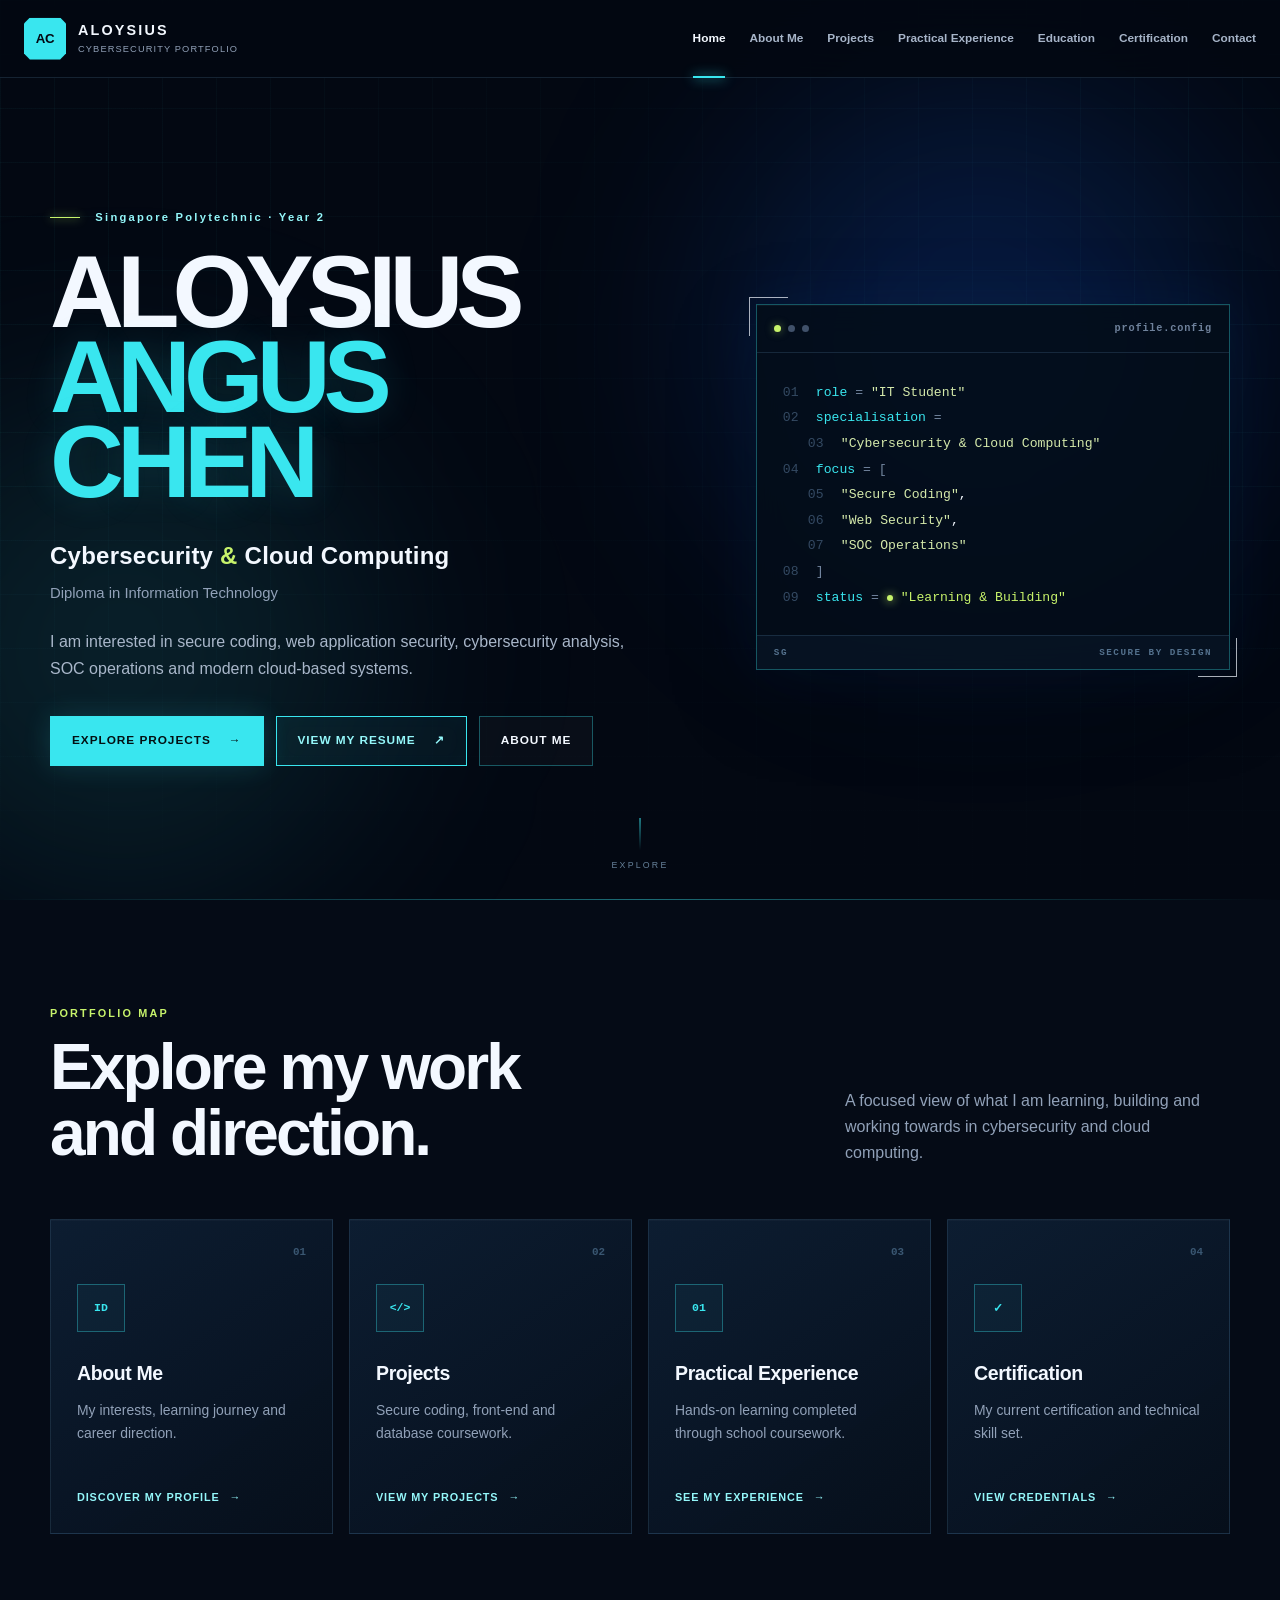
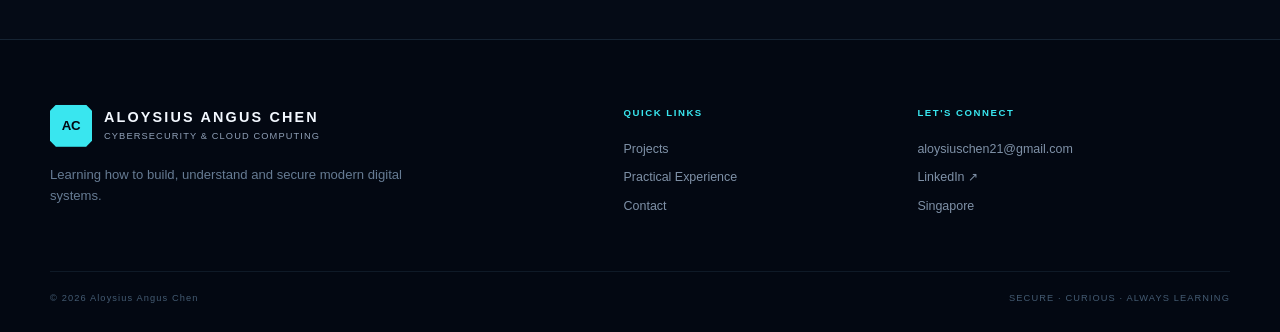
<file: index.html>
<!doctype html>
<html lang="en">
<head>
  <meta charset="utf-8">
  <meta name="viewport" content="width=device-width, initial-scale=1">
  <meta name="description" content="Portfolio of Aloysius Angus Chen, a Cybersecurity and Cloud Computing student at Singapore Polytechnic.">
  <meta name="theme-color" content="#050b16">
  <title>Aloysius Angus Chen | Cybersecurity Portfolio</title>
  <link rel="stylesheet" href="styles.css">
</head>
<body data-page="home">
  <a class="skip-link" href="#main-content">Skip to content</a>
  <header class="site-header">
    <div class="nav-shell">
      <a class="brand" href="index.html" aria-label="Aloysius Angus Chen, home">
        <span class="brand-mark">AC</span>
        <span class="brand-copy"><strong>ALOYSIUS</strong><small>CYBERSECURITY PORTFOLIO</small></span>
      </a>
      <button class="menu-toggle" type="button" aria-expanded="false" aria-controls="site-nav"><span></span><span></span><span></span><span class="sr-only">Open navigation</span></button>
      <nav class="site-nav" id="site-nav" aria-label="Primary navigation">
        <a class="active" aria-current="page" href="index.html">Home</a>
        <a href="about.html">About Me</a>
        <a href="projects.html">Projects</a>
        <a href="experience.html">Practical Experience</a>
        <a href="education.html">Education</a>
        <a href="certifications.html">Certification</a>
        <a href="contact.html">Contact</a>
      </nav>
    </div>
  </header>

  <main id="main-content">
    <section class="hero grid-surface">
      <div class="ambient ambient-one" aria-hidden="true"></div>
      <div class="ambient ambient-two" aria-hidden="true"></div>
      <div class="container hero-layout">
        <div class="hero-copy reveal">
          <p class="eyebrow"><span></span> Singapore Polytechnic &middot; Year 2</p>
          <h1>ALOYSIUS<br><span>ANGUS CHEN</span></h1>
          <p class="hero-role">Cybersecurity <em>&amp;</em> Cloud Computing</p>
          <p class="hero-study">Diploma in Information Technology</p>
          <p class="hero-intro">I am interested in secure coding, web application security, cybersecurity analysis, SOC operations and modern cloud-based systems.</p>
          <div class="button-row">
            <a class="button button-primary" href="projects.html">Explore Projects <span aria-hidden="true">&rarr;</span></a>
            <a class="button button-resume" href="assets/Aloysius_Angus_Chen_Resume.pdf" target="_blank" rel="noopener noreferrer">View My Resume <span aria-hidden="true">&nearr;</span></a>
            <a class="button button-secondary" href="about.html">About Me</a>
          </div>
        </div>

        <aside class="terminal-card reveal" aria-label="Profile summary">
          <div class="terminal-top"><span></span><span></span><span></span><p>profile.config</p></div>
          <div class="terminal-body">
            <p><span class="line-number">01</span><span class="code-key">role</span> <span class="code-symbol">=</span> <span class="code-value">&quot;IT Student&quot;</span></p>
            <p><span class="line-number">02</span><span class="code-key">specialisation</span> <span class="code-symbol">=</span></p>
            <p class="indent"><span class="line-number">03</span><span class="code-value">&quot;Cybersecurity &amp; Cloud Computing&quot;</span></p>
            <p><span class="line-number">04</span><span class="code-key">focus</span> <span class="code-symbol">=</span> <span class="code-bracket">[</span></p>
            <p class="indent"><span class="line-number">05</span><span class="code-value">&quot;Secure Coding&quot;</span>,</p>
            <p class="indent"><span class="line-number">06</span><span class="code-value">&quot;Web Security&quot;</span>,</p>
            <p class="indent"><span class="line-number">07</span><span class="code-value">&quot;SOC Operations&quot;</span></p>
            <p><span class="line-number">08</span><span class="code-bracket">]</span></p>
            <p><span class="line-number">09</span><span class="code-key">status</span> <span class="code-symbol">=</span> <span class="status-value"><i></i>&quot;Learning &amp; Building&quot;</span></p>
          </div>
          <div class="terminal-footer"><span>SG</span><span>SECURE BY DESIGN</span></div>
        </aside>
      </div>
      <a class="scroll-cue" href="#explore" aria-label="Explore portfolio sections"><span></span>EXPLORE</a>
    </section>

    <section class="home-links section" id="explore">
      <div class="container">
        <div class="section-heading reveal">
          <div><p class="kicker">PORTFOLIO MAP</p><h2>Explore my work<br>and direction.</h2></div>
          <p>A focused view of what I am learning, building and working towards in cybersecurity and cloud computing.</p>
        </div>
        <div class="link-card-grid">
          <a class="link-card reveal" href="about.html"><span class="card-index">01</span><div class="card-icon" aria-hidden="true">ID</div><h3>About Me</h3><p>My interests, learning journey and career direction.</p><b>Discover my profile <span>&rarr;</span></b></a>
          <a class="link-card reveal" href="projects.html"><span class="card-index">02</span><div class="card-icon" aria-hidden="true">&lt;/&gt;</div><h3>Projects</h3><p>Secure coding, front-end and database coursework.</p><b>View my projects <span>&rarr;</span></b></a>
          <a class="link-card reveal" href="experience.html"><span class="card-index">03</span><div class="card-icon" aria-hidden="true">01</div><h3>Practical Experience</h3><p>Hands-on learning completed through school coursework.</p><b>See my experience <span>&rarr;</span></b></a>
          <a class="link-card reveal" href="certifications.html"><span class="card-index">04</span><div class="card-icon" aria-hidden="true">✓</div><h3>Certification</h3><p>My current certification and technical skill set.</p><b>View credentials <span>&rarr;</span></b></a>
        </div>
      </div>
    </section>
  </main>

  <footer class="site-footer">
    <div class="container footer-layout"><div><a class="brand footer-brand" href="index.html"><span class="brand-mark">AC</span><span class="brand-copy"><strong>ALOYSIUS ANGUS CHEN</strong><small>CYBERSECURITY &amp; CLOUD COMPUTING</small></span></a><p>Learning how to build, understand and secure modern digital systems.</p></div><div class="footer-links"><p>QUICK LINKS</p><a href="projects.html">Projects</a><a href="experience.html">Practical Experience</a><a href="contact.html">Contact</a></div><div class="footer-contact"><p>LET'S CONNECT</p><a href="mailto:aloysiuschen21@gmail.com">aloysiuschen21@gmail.com</a><a href="https://www.linkedin.com/in/aloysius-angus-chen" target="_blank" rel="noopener noreferrer">LinkedIn <span>&nearr;</span></a><span>Singapore</span></div></div>
    <div class="container footer-bottom"><span>&copy; <span data-year></span> Aloysius Angus Chen</span><span>SECURE &middot; CURIOUS &middot; ALWAYS LEARNING</span></div>
  </footer>
  <script src="script.js"></script>
</body>
</html>
</file>
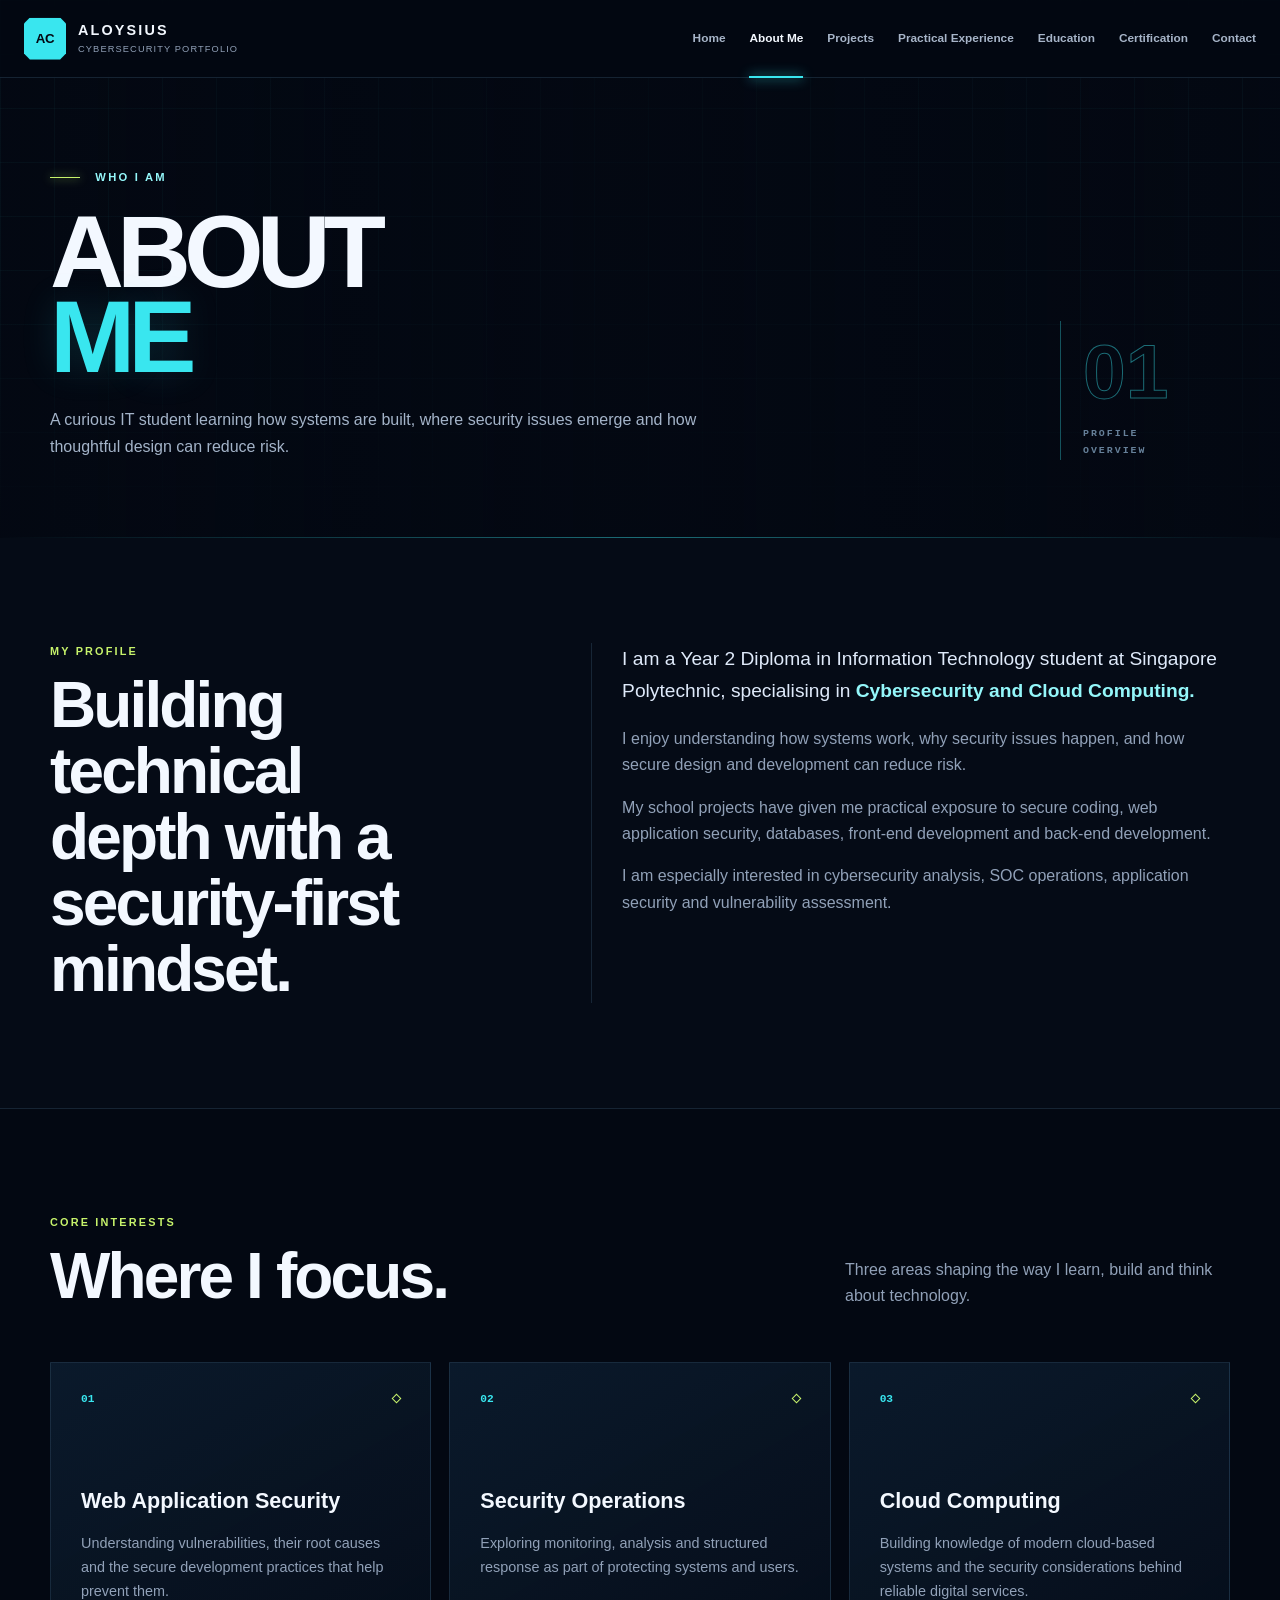
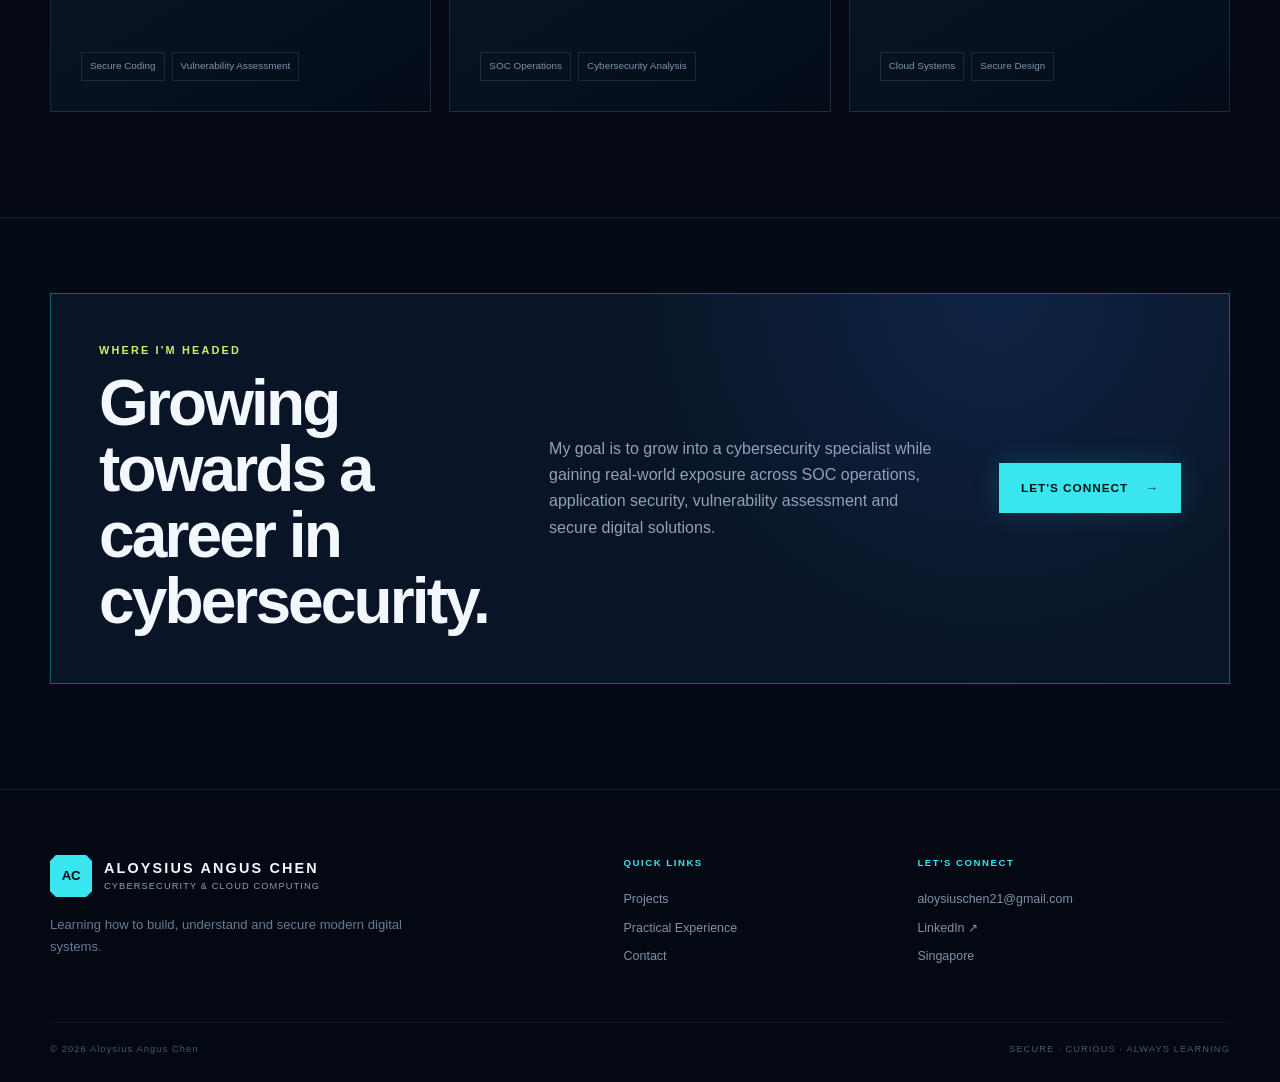
<file: about.html>
<!doctype html>
<html lang="en">
<head>
  <meta charset="utf-8">
  <meta name="viewport" content="width=device-width, initial-scale=1">
  <meta name="description" content="About Aloysius Angus Chen, a Year 2 IT student specialising in Cybersecurity and Cloud Computing.">
  <meta name="theme-color" content="#050b16">
  <title>About Me | Aloysius Angus Chen</title>
  <link rel="stylesheet" href="styles.css">
</head>
<body data-page="about">
  <a class="skip-link" href="#main-content">Skip to content</a>
  <header class="site-header"><div class="nav-shell"><a class="brand" href="index.html" aria-label="Aloysius Angus Chen, home"><span class="brand-mark">AC</span><span class="brand-copy"><strong>ALOYSIUS</strong><small>CYBERSECURITY PORTFOLIO</small></span></a><button class="menu-toggle" type="button" aria-expanded="false" aria-controls="site-nav"><span></span><span></span><span></span><span class="sr-only">Open navigation</span></button><nav class="site-nav" id="site-nav" aria-label="Primary navigation"><a href="index.html">Home</a><a class="active" aria-current="page" href="about.html">About Me</a><a href="projects.html">Projects</a><a href="experience.html">Practical Experience</a><a href="education.html">Education</a><a href="certifications.html">Certification</a><a href="contact.html">Contact</a></nav></div></header>
  <main id="main-content">
    <section class="page-hero grid-surface"><div class="container page-hero-layout"><div class="reveal"><p class="eyebrow"><span></span> WHO I AM</p><h1>ABOUT <span>ME</span></h1><p>A curious IT student learning how systems are built, where security issues emerge and how thoughtful design can reduce risk.</p></div><div class="page-marker reveal"><span>01</span><p>PROFILE<br>OVERVIEW</p></div></div></section>
    <section class="section"><div class="container about-layout"><div class="about-statement reveal"><p class="kicker">MY PROFILE</p><h2>Building technical depth with a security-first mindset.</h2></div><div class="about-copy reveal"><p class="large-copy">I am a Year 2 Diploma in Information Technology student at Singapore Polytechnic, specialising in <strong>Cybersecurity and Cloud Computing.</strong></p><p>I enjoy understanding how systems work, why security issues happen, and how secure design and development can reduce risk.</p><p>My school projects have given me practical exposure to secure coding, web application security, databases, front-end development and back-end development.</p><p>I am especially interested in cybersecurity analysis, SOC operations, application security and vulnerability assessment.</p></div></div></section>
    <section class="section section-contrast"><div class="container"><div class="section-heading reveal"><div><p class="kicker">CORE INTERESTS</p><h2>Where I focus.</h2></div><p>Three areas shaping the way I learn, build and think about technology.</p></div><div class="focus-card-grid"><article class="focus-card reveal"><div class="focus-top"><span>01</span><i></i></div><h3>Web Application Security</h3><p>Understanding vulnerabilities, their root causes and the secure development practices that help prevent them.</p><div class="mini-tags"><span>Secure Coding</span><span>Vulnerability Assessment</span></div></article><article class="focus-card reveal"><div class="focus-top"><span>02</span><i></i></div><h3>Security Operations</h3><p>Exploring monitoring, analysis and structured response as part of protecting systems and users.</p><div class="mini-tags"><span>SOC Operations</span><span>Cybersecurity Analysis</span></div></article><article class="focus-card reveal"><div class="focus-top"><span>03</span><i></i></div><h3>Cloud Computing</h3><p>Building knowledge of modern cloud-based systems and the security considerations behind reliable digital services.</p><div class="mini-tags"><span>Cloud Systems</span><span>Secure Design</span></div></article></div></div></section>
    <section class="section direction-section"><div class="container direction-card reveal"><div><p class="kicker">WHERE I'M HEADED</p><h2>Growing towards a career in cybersecurity.</h2></div><p>My goal is to grow into a cybersecurity specialist while gaining real-world exposure across SOC operations, application security, vulnerability assessment and secure digital solutions.</p><a class="button button-primary" href="contact.html">Let's Connect <span>&rarr;</span></a></div></section>
  </main>
  <footer class="site-footer"><div class="container footer-layout"><div><a class="brand footer-brand" href="index.html"><span class="brand-mark">AC</span><span class="brand-copy"><strong>ALOYSIUS ANGUS CHEN</strong><small>CYBERSECURITY &amp; CLOUD COMPUTING</small></span></a><p>Learning how to build, understand and secure modern digital systems.</p></div><div class="footer-links"><p>QUICK LINKS</p><a href="projects.html">Projects</a><a href="experience.html">Practical Experience</a><a href="contact.html">Contact</a></div><div class="footer-contact"><p>LET'S CONNECT</p><a href="mailto:aloysiuschen21@gmail.com">aloysiuschen21@gmail.com</a><a href="https://www.linkedin.com/in/aloysius-angus-chen" target="_blank" rel="noopener noreferrer">LinkedIn <span>&nearr;</span></a><span>Singapore</span></div></div><div class="container footer-bottom"><span>&copy; <span data-year></span> Aloysius Angus Chen</span><span>SECURE &middot; CURIOUS &middot; ALWAYS LEARNING</span></div></footer>
  <script src="script.js"></script>
</body>
</html>
</file>
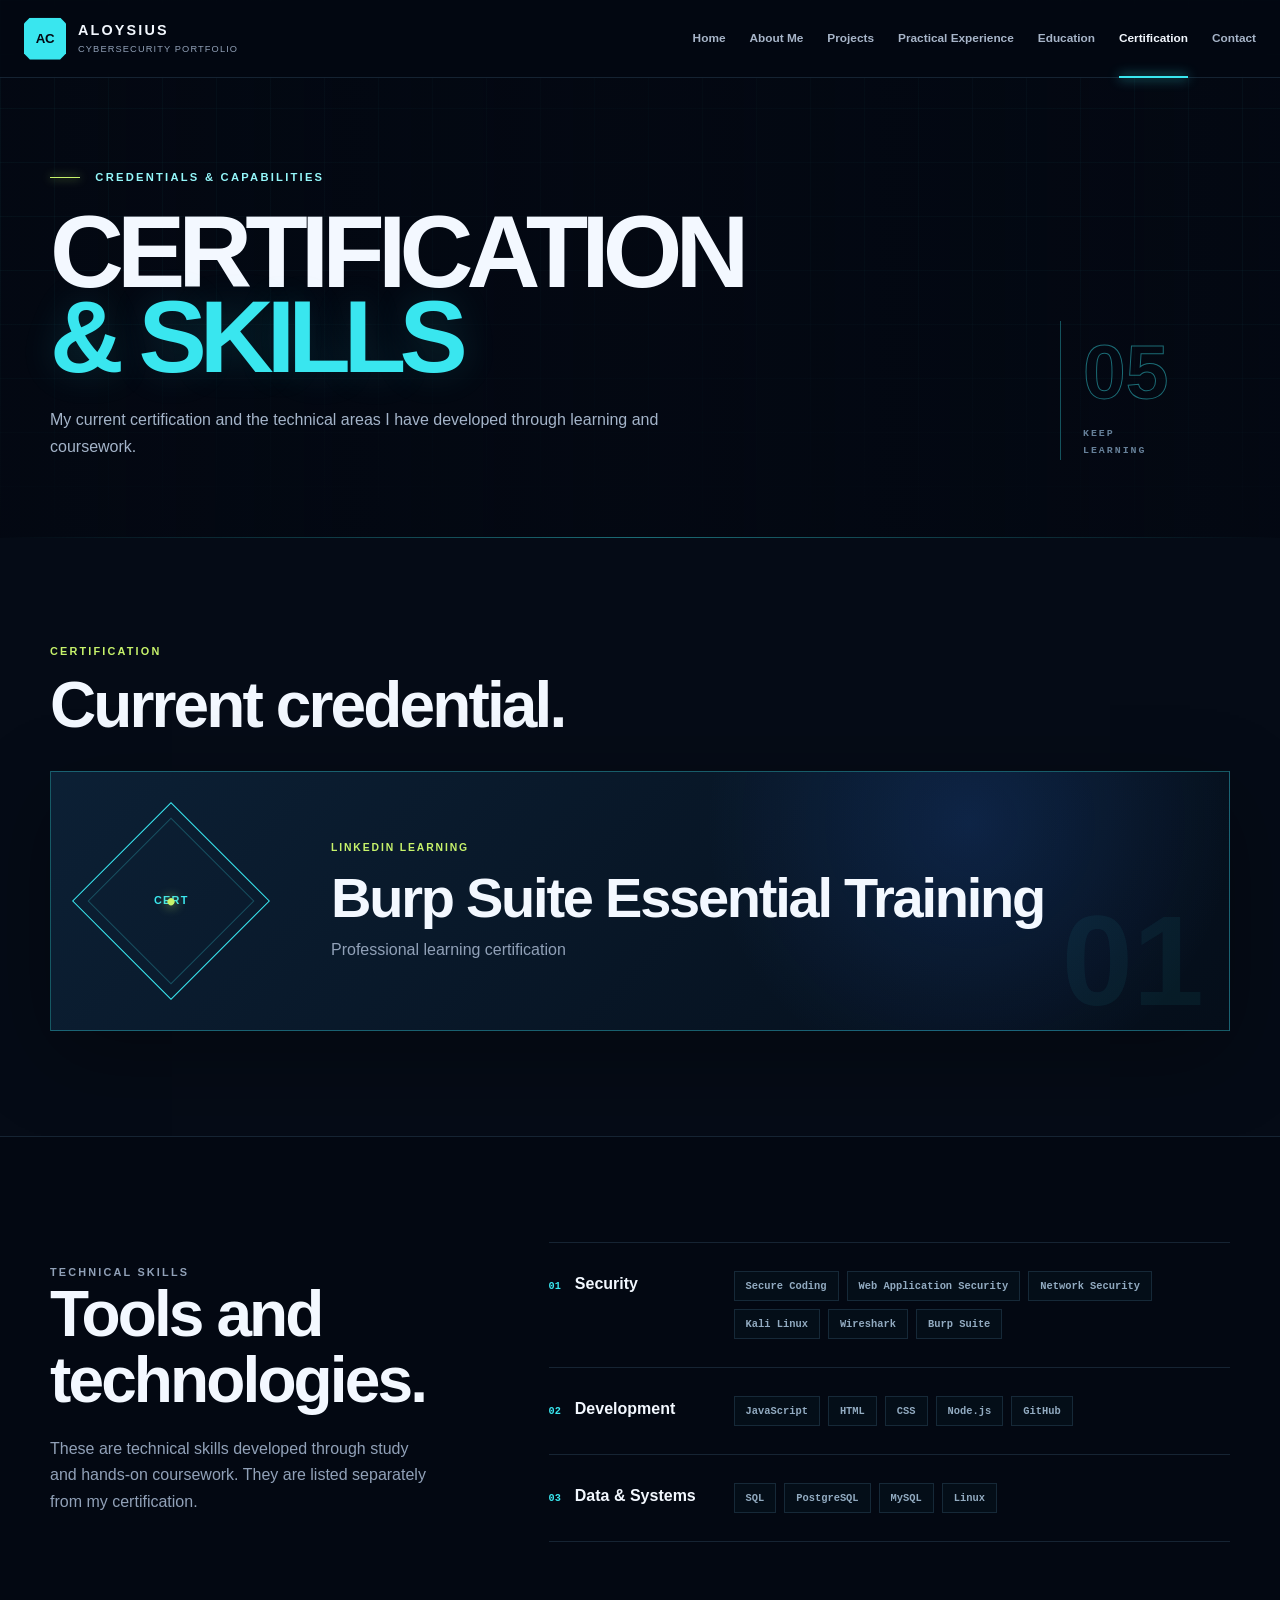
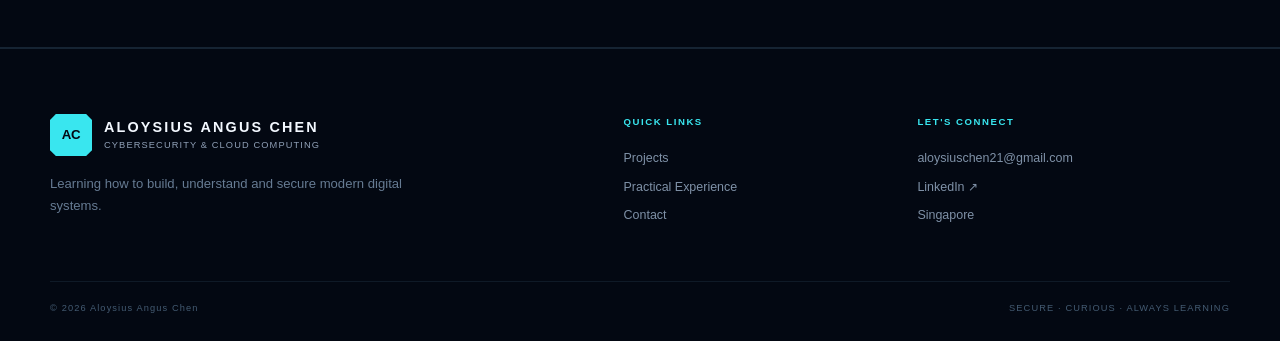
<file: certifications.html>
<!doctype html>
<html lang="en">
<head>
  <meta charset="utf-8">
  <meta name="viewport" content="width=device-width, initial-scale=1">
  <meta name="description" content="Certification and technical skills of Aloysius Angus Chen.">
  <meta name="theme-color" content="#050b16">
  <title>Certification &amp; Skills | Aloysius Angus Chen</title>
  <link rel="stylesheet" href="styles.css">
</head>
<body data-page="certifications">
  <a class="skip-link" href="#main-content">Skip to content</a>
  <header class="site-header"><div class="nav-shell"><a class="brand" href="index.html" aria-label="Aloysius Angus Chen, home"><span class="brand-mark">AC</span><span class="brand-copy"><strong>ALOYSIUS</strong><small>CYBERSECURITY PORTFOLIO</small></span></a><button class="menu-toggle" type="button" aria-expanded="false" aria-controls="site-nav"><span></span><span></span><span></span><span class="sr-only">Open navigation</span></button><nav class="site-nav" id="site-nav" aria-label="Primary navigation"><a href="index.html">Home</a><a href="about.html">About Me</a><a href="projects.html">Projects</a><a href="experience.html">Practical Experience</a><a href="education.html">Education</a><a class="active" aria-current="page" href="certifications.html">Certification</a><a href="contact.html">Contact</a></nav></div></header>
  <main id="main-content">
    <section class="page-hero grid-surface"><div class="container page-hero-layout"><div class="reveal"><p class="eyebrow"><span></span> CREDENTIALS &amp; CAPABILITIES</p><h1>CERTIFICATION <span>&amp; SKILLS</span></h1><p>My current certification and the technical areas I have developed through learning and coursework.</p></div><div class="page-marker reveal"><span>05</span><p>KEEP<br>LEARNING</p></div></div></section>
    <section class="section"><div class="container"><div class="certificate-heading reveal"><p class="kicker">CERTIFICATION</p><h2>Current credential.</h2></div><article class="certificate-card reveal"><div class="certificate-badge"><span>CERT</span><i></i></div><div class="certificate-copy"><p>LINKEDIN LEARNING</p><h2>Burp Suite Essential Training</h2><span>Professional learning certification</span></div><div class="certificate-code">01</div></article></div></section>
    <section class="section section-contrast"><div class="container skills-layout"><div class="skills-intro reveal"><p class="kicker">TECHNICAL SKILLS</p><h2>Tools and technologies.</h2><p>These are technical skills developed through study and hands-on coursework. They are listed separately from my certification.</p></div><div class="skill-groups">
      <article class="skill-group reveal"><div><span>01</span><h3>Security</h3></div><div class="tag-list tag-list-large"><span>Secure Coding</span><span>Web Application Security</span><span>Network Security</span><span>Kali Linux</span><span>Wireshark</span><span>Burp Suite</span></div></article>
      <article class="skill-group reveal"><div><span>02</span><h3>Development</h3></div><div class="tag-list tag-list-large"><span>JavaScript</span><span>HTML</span><span>CSS</span><span>Node.js</span><span>GitHub</span></div></article>
      <article class="skill-group reveal"><div><span>03</span><h3>Data &amp; Systems</h3></div><div class="tag-list tag-list-large"><span>SQL</span><span>PostgreSQL</span><span>MySQL</span><span>Linux</span></div></article>
    </div></div></section>
  </main>
  <footer class="site-footer"><div class="container footer-layout"><div><a class="brand footer-brand" href="index.html"><span class="brand-mark">AC</span><span class="brand-copy"><strong>ALOYSIUS ANGUS CHEN</strong><small>CYBERSECURITY &amp; CLOUD COMPUTING</small></span></a><p>Learning how to build, understand and secure modern digital systems.</p></div><div class="footer-links"><p>QUICK LINKS</p><a href="projects.html">Projects</a><a href="experience.html">Practical Experience</a><a href="contact.html">Contact</a></div><div class="footer-contact"><p>LET'S CONNECT</p><a href="mailto:aloysiuschen21@gmail.com">aloysiuschen21@gmail.com</a><a href="https://www.linkedin.com/in/aloysius-angus-chen" target="_blank" rel="noopener noreferrer">LinkedIn <span>&nearr;</span></a><span>Singapore</span></div></div><div class="container footer-bottom"><span>&copy; <span data-year></span> Aloysius Angus Chen</span><span>SECURE &middot; CURIOUS &middot; ALWAYS LEARNING</span></div></footer>
  <script src="script.js"></script>
</body>
</html>
</file>
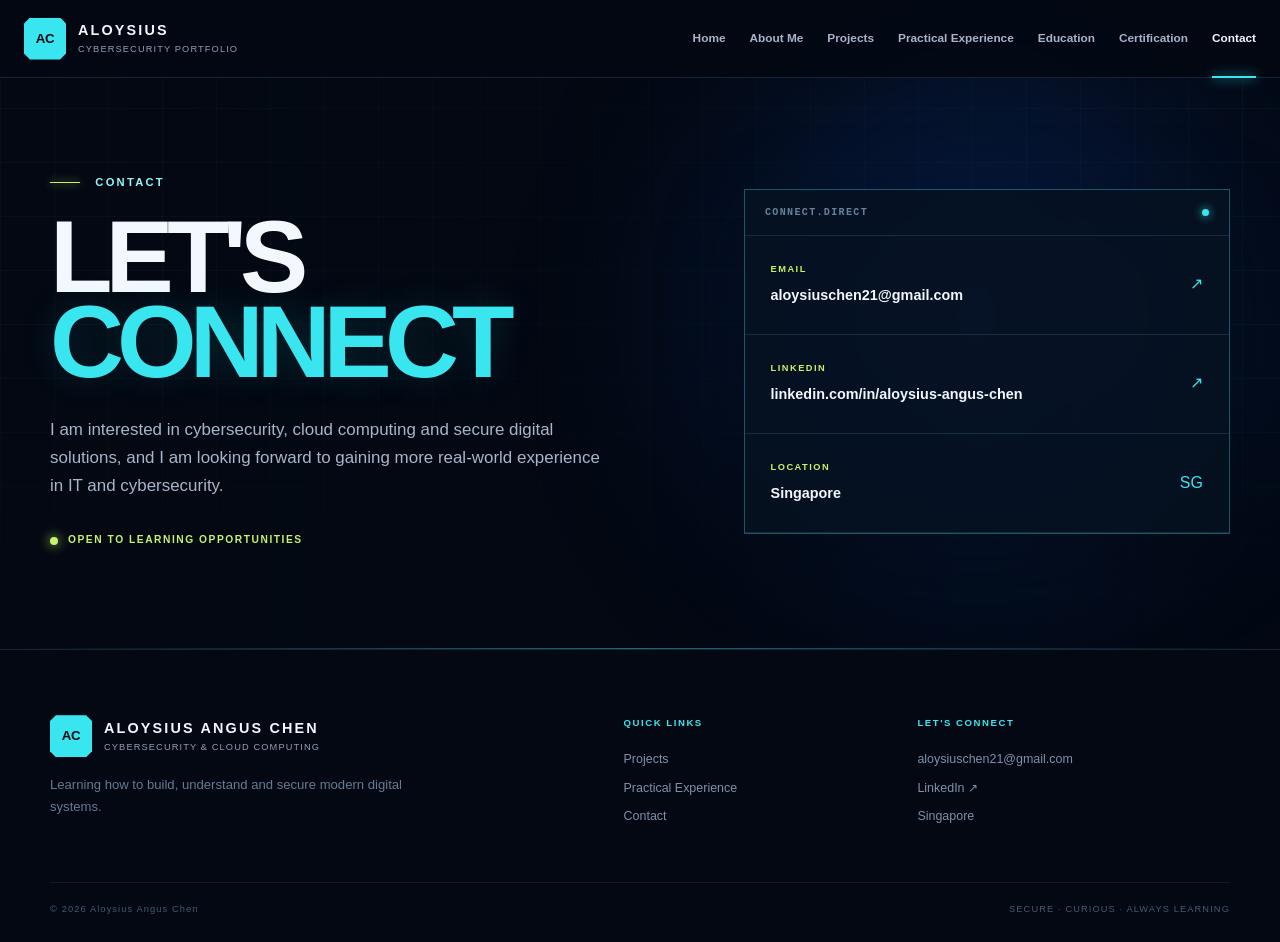
<file: contact.html>
<!doctype html>
<html lang="en">
<head>
  <meta charset="utf-8">
  <meta name="viewport" content="width=device-width, initial-scale=1">
  <meta name="description" content="Contact Aloysius Angus Chen about cybersecurity, cloud computing and secure digital solutions.">
  <meta name="theme-color" content="#050b16">
  <title>Contact | Aloysius Angus Chen</title>
  <link rel="stylesheet" href="styles.css">
</head>
<body data-page="contact">
  <a class="skip-link" href="#main-content">Skip to content</a>
  <header class="site-header"><div class="nav-shell"><a class="brand" href="index.html" aria-label="Aloysius Angus Chen, home"><span class="brand-mark">AC</span><span class="brand-copy"><strong>ALOYSIUS</strong><small>CYBERSECURITY PORTFOLIO</small></span></a><button class="menu-toggle" type="button" aria-expanded="false" aria-controls="site-nav"><span></span><span></span><span></span><span class="sr-only">Open navigation</span></button><nav class="site-nav" id="site-nav" aria-label="Primary navigation"><a href="index.html">Home</a><a href="about.html">About Me</a><a href="projects.html">Projects</a><a href="experience.html">Practical Experience</a><a href="education.html">Education</a><a href="certifications.html">Certification</a><a class="active" aria-current="page" href="contact.html">Contact</a></nav></div></header>
  <main id="main-content">
    <section class="contact-hero grid-surface"><div class="ambient ambient-one" aria-hidden="true"></div><div class="container contact-layout"><div class="contact-copy reveal"><p class="eyebrow"><span></span> CONTACT</p><h1>LET'S <span>CONNECT</span></h1><p>I am interested in cybersecurity, cloud computing and secure digital solutions, and I am looking forward to gaining more real-world experience in IT and cybersecurity.</p><div class="availability"><i></i><span>OPEN TO LEARNING OPPORTUNITIES</span></div></div><div class="contact-panel reveal"><div class="contact-panel-top"><span>CONNECT.DIRECT</span><i></i></div><a href="mailto:aloysiuschen21@gmail.com"><small>EMAIL</small><strong>aloysiuschen21@gmail.com</strong><span>&nearr;</span></a><a href="https://www.linkedin.com/in/aloysius-angus-chen" target="_blank" rel="noopener noreferrer"><small>LINKEDIN</small><strong>linkedin.com/in/aloysius-angus-chen</strong><span>&nearr;</span></a><div><small>LOCATION</small><strong>Singapore</strong><span>SG</span></div></div></div></section>
  </main>
  <footer class="site-footer"><div class="container footer-layout"><div><a class="brand footer-brand" href="index.html"><span class="brand-mark">AC</span><span class="brand-copy"><strong>ALOYSIUS ANGUS CHEN</strong><small>CYBERSECURITY &amp; CLOUD COMPUTING</small></span></a><p>Learning how to build, understand and secure modern digital systems.</p></div><div class="footer-links"><p>QUICK LINKS</p><a href="projects.html">Projects</a><a href="experience.html">Practical Experience</a><a href="contact.html">Contact</a></div><div class="footer-contact"><p>LET'S CONNECT</p><a href="mailto:aloysiuschen21@gmail.com">aloysiuschen21@gmail.com</a><a href="https://www.linkedin.com/in/aloysius-angus-chen" target="_blank" rel="noopener noreferrer">LinkedIn <span>&nearr;</span></a><span>Singapore</span></div></div><div class="container footer-bottom"><span>&copy; <span data-year></span> Aloysius Angus Chen</span><span>SECURE &middot; CURIOUS &middot; ALWAYS LEARNING</span></div></footer>
  <script src="script.js"></script>
</body>
</html>
</file>
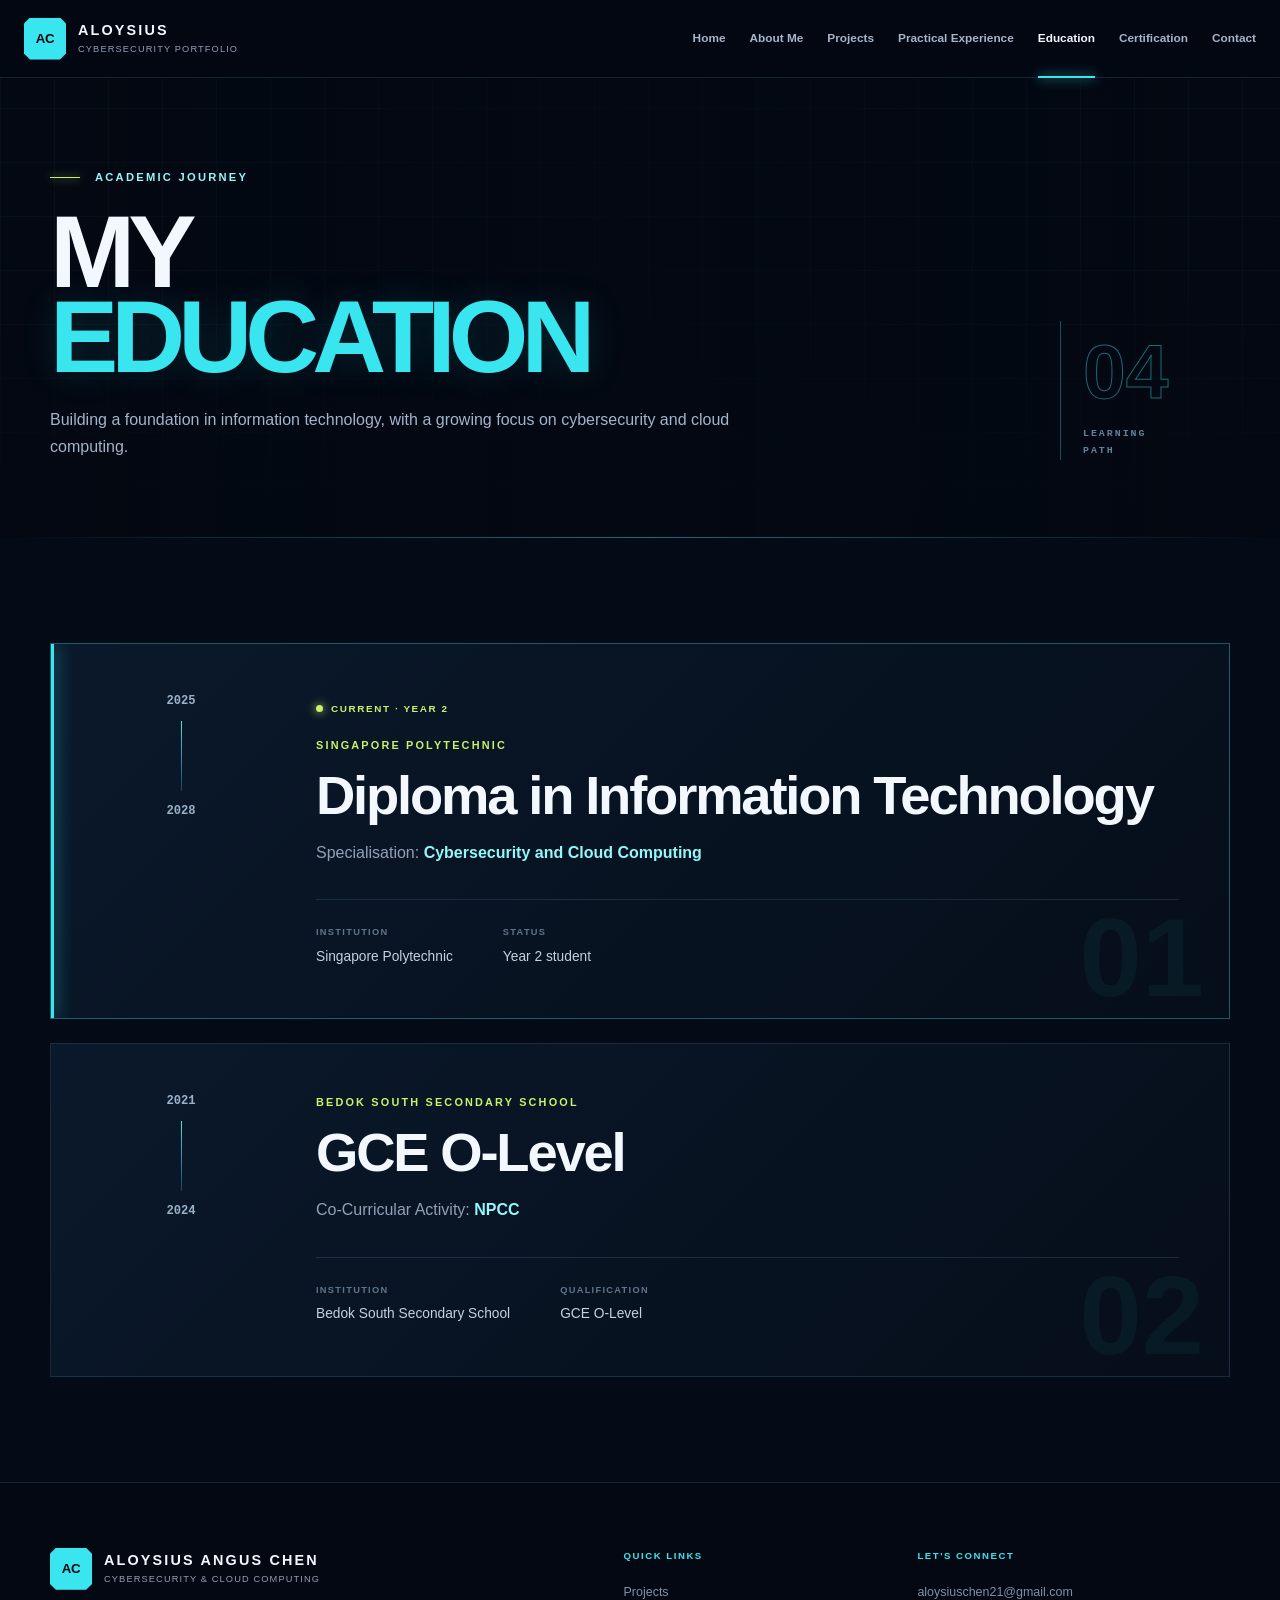
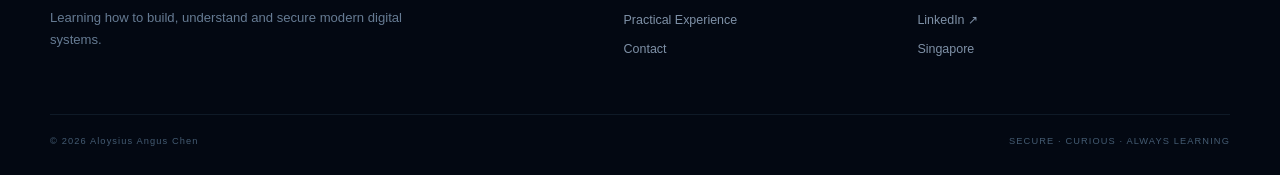
<file: education.html>
<!doctype html>
<html lang="en">
<head>
  <meta charset="utf-8">
  <meta name="viewport" content="width=device-width, initial-scale=1">
  <meta name="description" content="Education history of Aloysius Angus Chen at Singapore Polytechnic and Bedok South Secondary School.">
  <meta name="theme-color" content="#050b16">
  <title>Education | Aloysius Angus Chen</title>
  <link rel="stylesheet" href="styles.css">
</head>
<body data-page="education">
  <a class="skip-link" href="#main-content">Skip to content</a>
  <header class="site-header"><div class="nav-shell"><a class="brand" href="index.html" aria-label="Aloysius Angus Chen, home"><span class="brand-mark">AC</span><span class="brand-copy"><strong>ALOYSIUS</strong><small>CYBERSECURITY PORTFOLIO</small></span></a><button class="menu-toggle" type="button" aria-expanded="false" aria-controls="site-nav"><span></span><span></span><span></span><span class="sr-only">Open navigation</span></button><nav class="site-nav" id="site-nav" aria-label="Primary navigation"><a href="index.html">Home</a><a href="about.html">About Me</a><a href="projects.html">Projects</a><a href="experience.html">Practical Experience</a><a class="active" aria-current="page" href="education.html">Education</a><a href="certifications.html">Certification</a><a href="contact.html">Contact</a></nav></div></header>
  <main id="main-content">
    <section class="page-hero grid-surface"><div class="container page-hero-layout"><div class="reveal"><p class="eyebrow"><span></span> ACADEMIC JOURNEY</p><h1>MY <span>EDUCATION</span></h1><p>Building a foundation in information technology, with a growing focus on cybersecurity and cloud computing.</p></div><div class="page-marker reveal"><span>04</span><p>LEARNING<br>PATH</p></div></div></section>
    <section class="section"><div class="container education-list">
      <article class="education-card current reveal"><div class="education-year"><span>2025</span><i></i><span>2028</span></div><div class="education-main"><div class="education-status"><i></i>CURRENT &middot; YEAR 2</div><p class="kicker">SINGAPORE POLYTECHNIC</p><h2>Diploma in Information Technology</h2><p class="education-specialisation">Specialisation: <strong>Cybersecurity and Cloud Computing</strong></p><div class="education-meta"><span><small>INSTITUTION</small>Singapore Polytechnic</span><span><small>STATUS</small>Year 2 student</span></div></div><span class="education-number">01</span></article>
      <article class="education-card reveal"><div class="education-year"><span>2021</span><i></i><span>2024</span></div><div class="education-main"><p class="kicker">BEDOK SOUTH SECONDARY SCHOOL</p><h2>GCE O-Level</h2><p class="education-specialisation">Co-Curricular Activity: <strong>NPCC</strong></p><div class="education-meta"><span><small>INSTITUTION</small>Bedok South Secondary School</span><span><small>QUALIFICATION</small>GCE O-Level</span></div></div><span class="education-number">02</span></article>
    </div></section>
  </main>
  <footer class="site-footer"><div class="container footer-layout"><div><a class="brand footer-brand" href="index.html"><span class="brand-mark">AC</span><span class="brand-copy"><strong>ALOYSIUS ANGUS CHEN</strong><small>CYBERSECURITY &amp; CLOUD COMPUTING</small></span></a><p>Learning how to build, understand and secure modern digital systems.</p></div><div class="footer-links"><p>QUICK LINKS</p><a href="projects.html">Projects</a><a href="experience.html">Practical Experience</a><a href="contact.html">Contact</a></div><div class="footer-contact"><p>LET'S CONNECT</p><a href="mailto:aloysiuschen21@gmail.com">aloysiuschen21@gmail.com</a><a href="https://www.linkedin.com/in/aloysius-angus-chen" target="_blank" rel="noopener noreferrer">LinkedIn <span>&nearr;</span></a><span>Singapore</span></div></div><div class="container footer-bottom"><span>&copy; <span data-year></span> Aloysius Angus Chen</span><span>SECURE &middot; CURIOUS &middot; ALWAYS LEARNING</span></div></footer>
  <script src="script.js"></script>
</body>
</html>
</file>
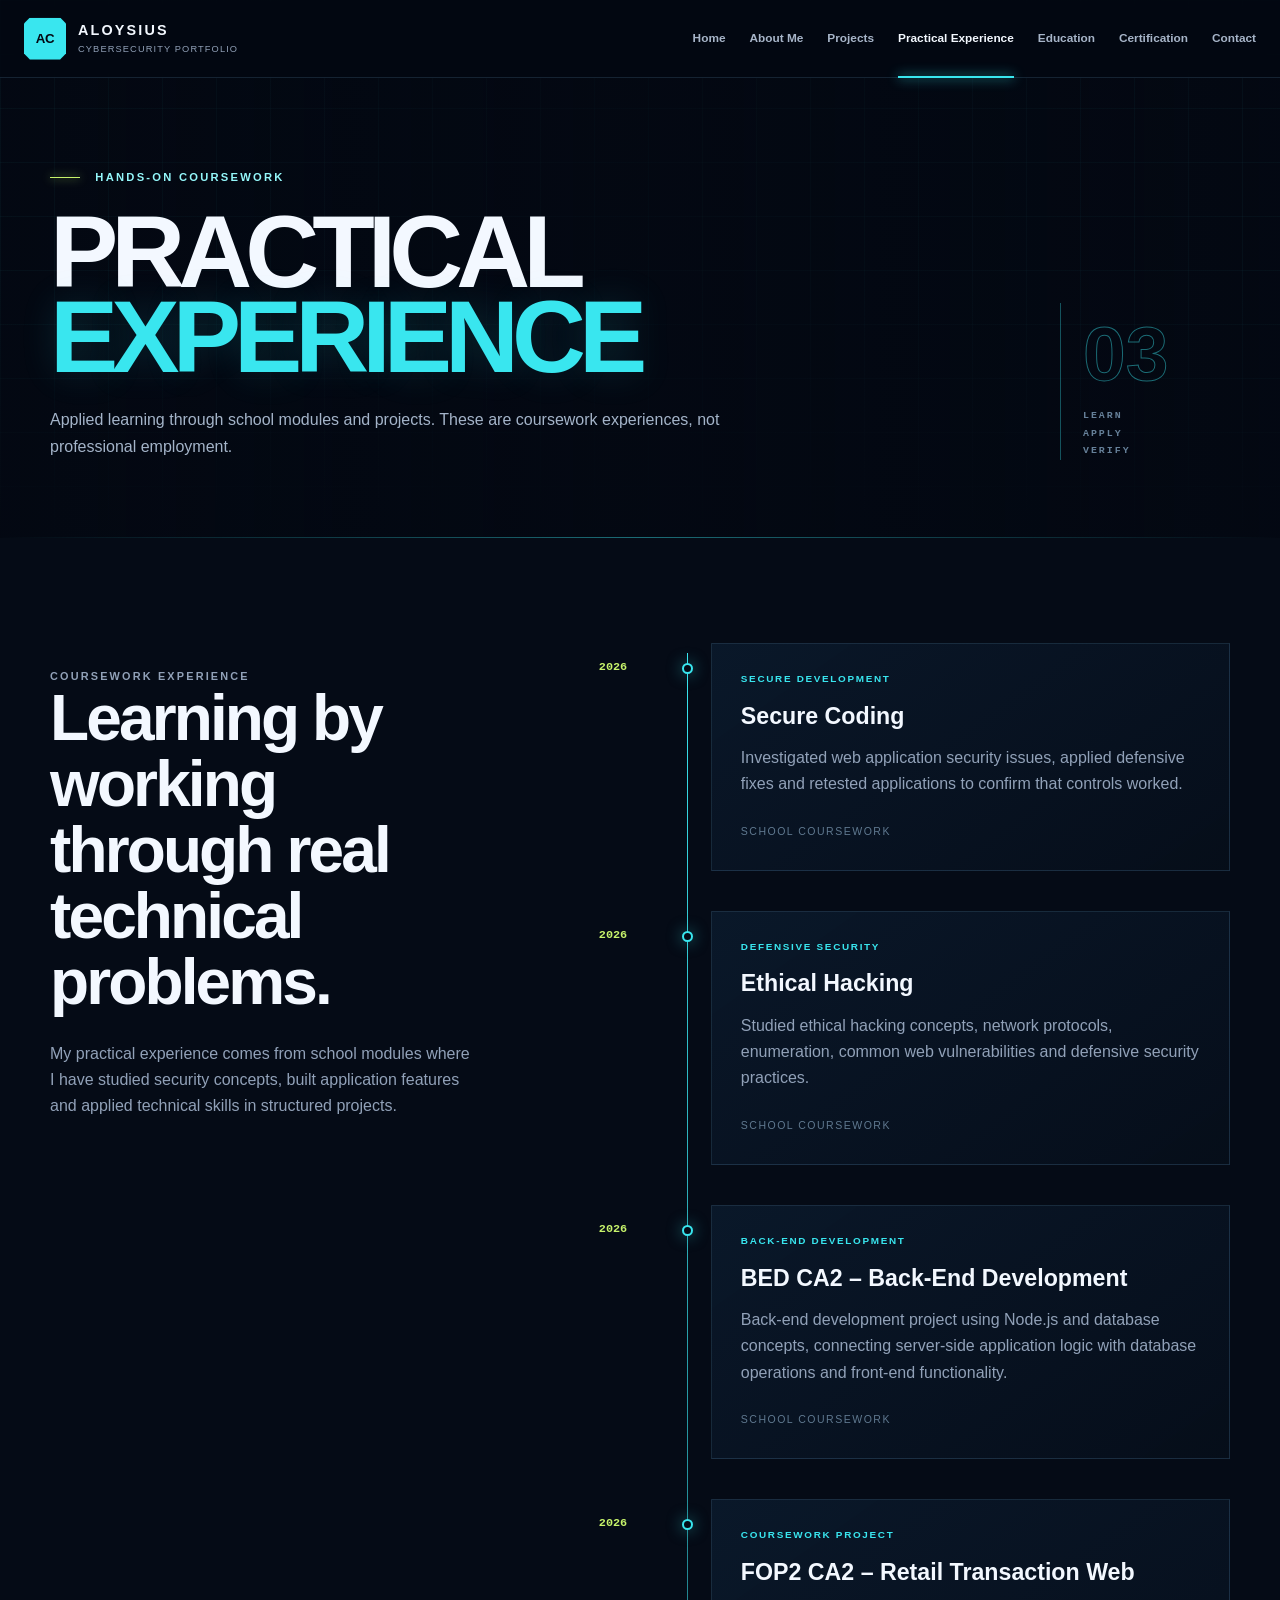
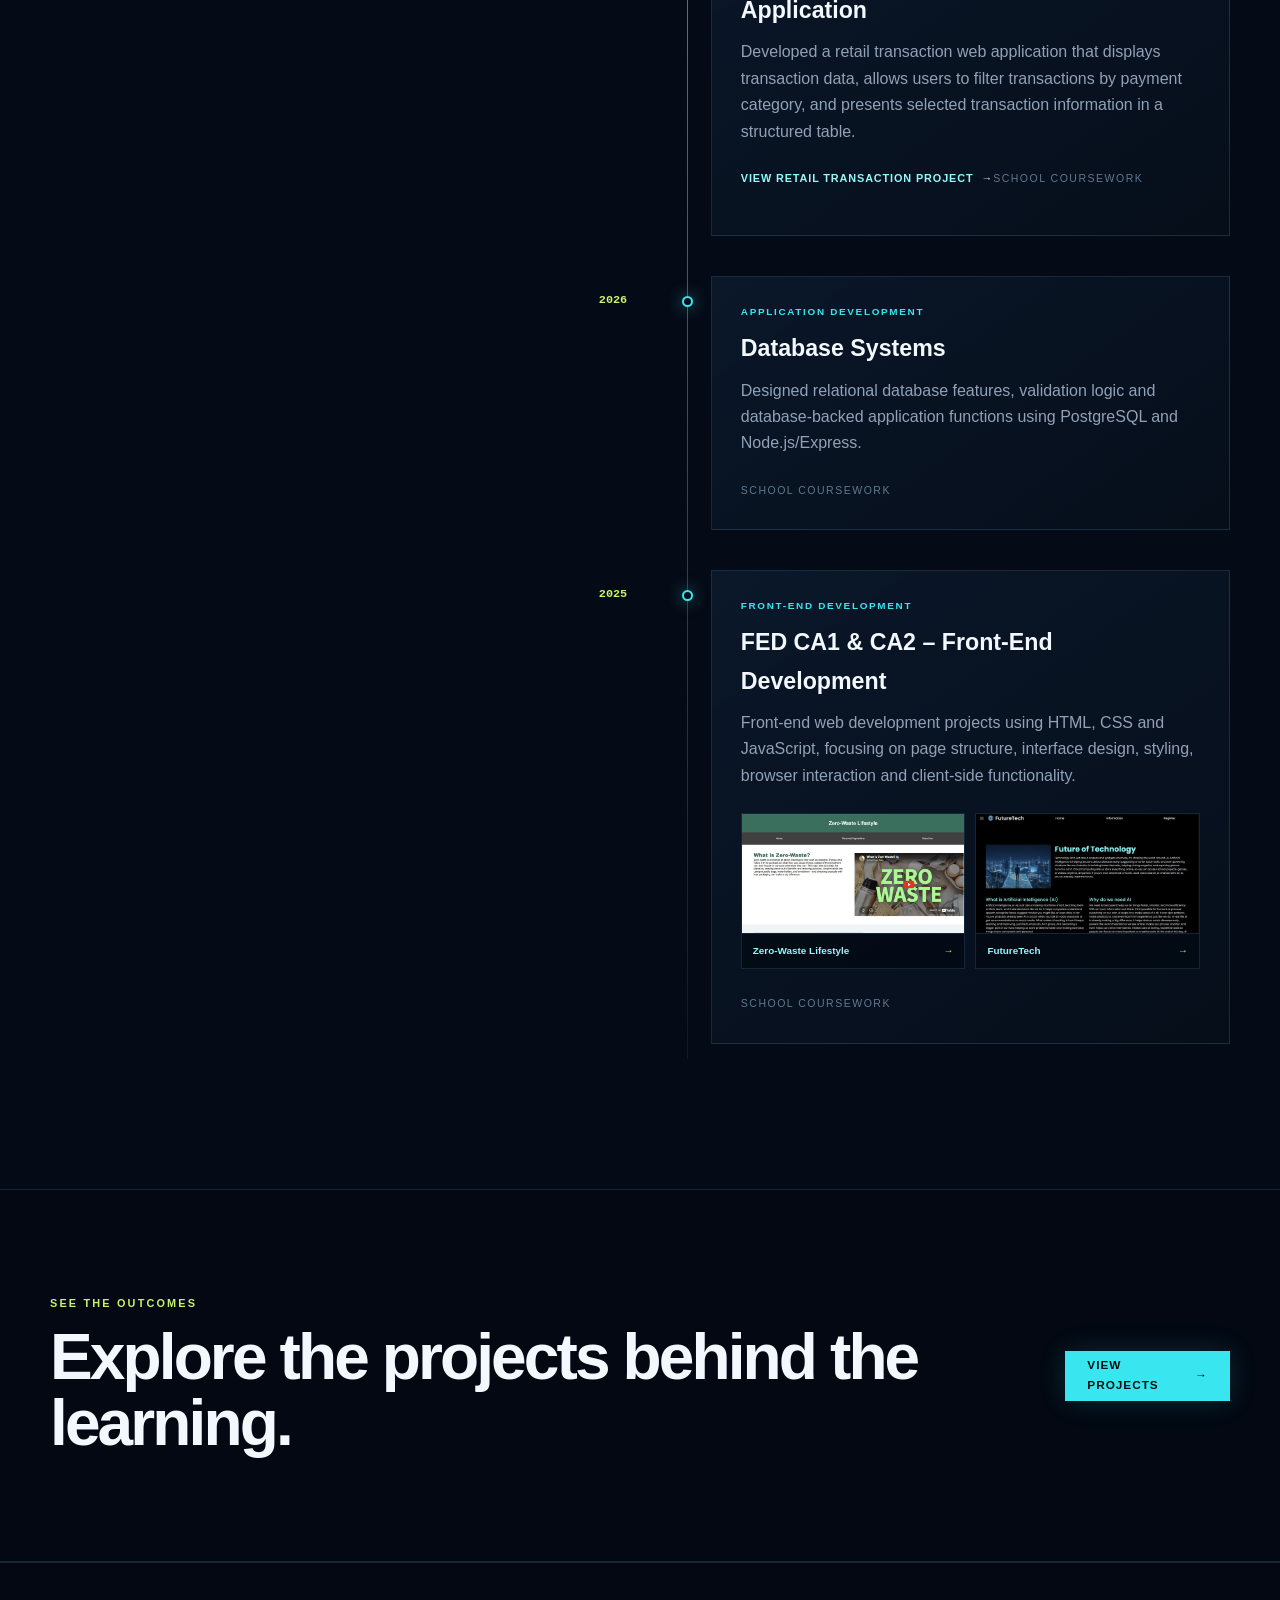
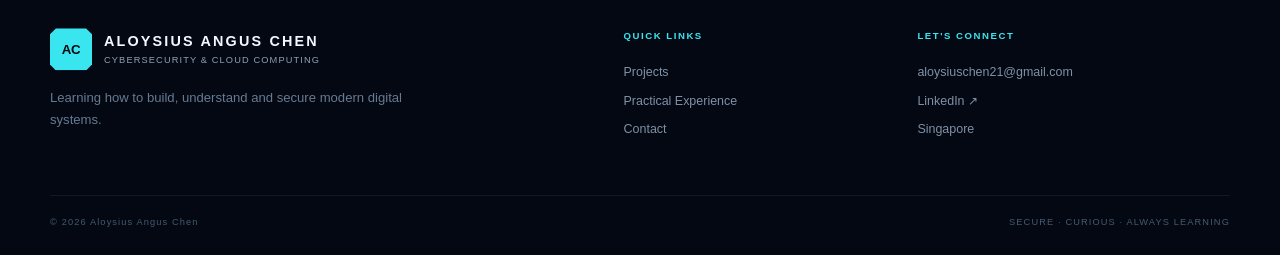
<file: experience.html>
<!doctype html>
<html lang="en">
<head>
  <meta charset="utf-8">
  <meta name="viewport" content="width=device-width, initial-scale=1">
  <meta name="description" content="School and coursework practical experience in secure coding, ethical hacking, front-end, back-end and database development.">
  <meta name="theme-color" content="#050b16">
  <title>Practical Experience | Aloysius Angus Chen</title>
  <link rel="stylesheet" href="styles.css">
</head>
<body data-page="experience">
  <a class="skip-link" href="#main-content">Skip to content</a>
  <header class="site-header"><div class="nav-shell"><a class="brand" href="index.html" aria-label="Aloysius Angus Chen, home"><span class="brand-mark">AC</span><span class="brand-copy"><strong>ALOYSIUS</strong><small>CYBERSECURITY PORTFOLIO</small></span></a><button class="menu-toggle" type="button" aria-expanded="false" aria-controls="site-nav"><span></span><span></span><span></span><span class="sr-only">Open navigation</span></button><nav class="site-nav" id="site-nav" aria-label="Primary navigation"><a href="index.html">Home</a><a href="about.html">About Me</a><a href="projects.html">Projects</a><a class="active" aria-current="page" href="experience.html">Practical Experience</a><a href="education.html">Education</a><a href="certifications.html">Certification</a><a href="contact.html">Contact</a></nav></div></header>
  <main id="main-content">
    <section class="page-hero grid-surface"><div class="container page-hero-layout"><div class="reveal"><p class="eyebrow"><span></span> HANDS-ON COURSEWORK</p><h1>PRACTICAL <span>EXPERIENCE</span></h1><p>Applied learning through school modules and projects. These are coursework experiences, not professional employment.</p></div><div class="page-marker reveal"><span>03</span><p>LEARN<br>APPLY<br>VERIFY</p></div></div></section>
    <section class="section"><div class="container experience-layout"><aside class="experience-aside reveal"><p class="kicker">COURSEWORK EXPERIENCE</p><h2>Learning by working through real technical problems.</h2><p>My practical experience comes from school modules where I have studied security concepts, built application features and applied technical skills in structured projects.</p></aside><div class="timeline">
      <article class="timeline-entry reveal"><div class="timeline-year">2026</div><div class="timeline-dot"></div><div class="timeline-content"><p>SECURE DEVELOPMENT</p><h3>Secure Coding</h3><p>Investigated web application security issues, applied defensive fixes and retested applications to confirm that controls worked.</p><span>School coursework</span></div></article>
      <article class="timeline-entry reveal"><div class="timeline-year">2026</div><div class="timeline-dot"></div><div class="timeline-content"><p>DEFENSIVE SECURITY</p><h3>Ethical Hacking</h3><p>Studied ethical hacking concepts, network protocols, enumeration, common web vulnerabilities and defensive security practices.</p><span>School coursework</span></div></article>
      <article class="timeline-entry reveal"><div class="timeline-year">2026</div><div class="timeline-dot"></div><div class="timeline-content"><p>BACK-END DEVELOPMENT</p><h3>BED CA2 &ndash; Back-End Development</h3><p>Back-end development project using Node.js and database concepts, connecting server-side application logic with database operations and front-end functionality.</p><span>School coursework</span></div></article>
      <article class="timeline-entry reveal"><div class="timeline-year">2026</div><div class="timeline-dot"></div><div class="timeline-content"><p>COURSEWORK PROJECT</p><h3>FOP2 CA2 &ndash; Retail Transaction Web Application</h3><p>Developed a retail transaction web application that displays transaction data, allows users to filter transactions by payment category, and presents selected transaction information in a structured table.</p><a class="timeline-project-link" href="projects.html#retail-transactions">View Retail Transaction project <span>&rarr;</span></a><span>School coursework</span></div></article>
      <article class="timeline-entry reveal"><div class="timeline-year">2026</div><div class="timeline-dot"></div><div class="timeline-content"><p>APPLICATION DEVELOPMENT</p><h3>Database Systems</h3><p>Designed relational database features, validation logic and database-backed application functions using PostgreSQL and Node.js/Express.</p><span>School coursework</span></div></article>
      <article class="timeline-entry reveal"><div class="timeline-year">2025</div><div class="timeline-dot"></div><div class="timeline-content"><p>FRONT-END DEVELOPMENT</p><h3>FED CA1 &amp; CA2 &ndash; Front-End Development</h3><p>Front-end web development projects using HTML, CSS and JavaScript, focusing on page structure, interface design, styling, browser interaction and client-side functionality.</p><div class="timeline-projects"><a href="projects.html#zero-waste"><img src="assets/zero-waste.png" alt="Zero-Waste Lifestyle website screenshot" width="1600" height="852"><span>Zero-Waste Lifestyle <b>&rarr;</b></span></a><a href="projects.html#futuretech"><img src="assets/futuretech.png" alt="FutureTech website screenshot" width="1280" height="683"><span>FutureTech <b>&rarr;</b></span></a></div><span>School coursework</span></div></article>
    </div></div></section>
    <section class="section section-contrast"><div class="container compact-cta reveal"><div><p class="kicker">SEE THE OUTCOMES</p><h2>Explore the projects behind the learning.</h2></div><a class="button button-primary" href="projects.html">View Projects <span>&rarr;</span></a></div></section>
  </main>
  <footer class="site-footer"><div class="container footer-layout"><div><a class="brand footer-brand" href="index.html"><span class="brand-mark">AC</span><span class="brand-copy"><strong>ALOYSIUS ANGUS CHEN</strong><small>CYBERSECURITY &amp; CLOUD COMPUTING</small></span></a><p>Learning how to build, understand and secure modern digital systems.</p></div><div class="footer-links"><p>QUICK LINKS</p><a href="projects.html">Projects</a><a href="experience.html">Practical Experience</a><a href="contact.html">Contact</a></div><div class="footer-contact"><p>LET'S CONNECT</p><a href="mailto:aloysiuschen21@gmail.com">aloysiuschen21@gmail.com</a><a href="https://www.linkedin.com/in/aloysius-angus-chen" target="_blank" rel="noopener noreferrer">LinkedIn <span>&nearr;</span></a><span>Singapore</span></div></div><div class="container footer-bottom"><span>&copy; <span data-year></span> Aloysius Angus Chen</span><span>SECURE &middot; CURIOUS &middot; ALWAYS LEARNING</span></div></footer>
  <script src="script.js"></script>
</body>
</html>
</file>
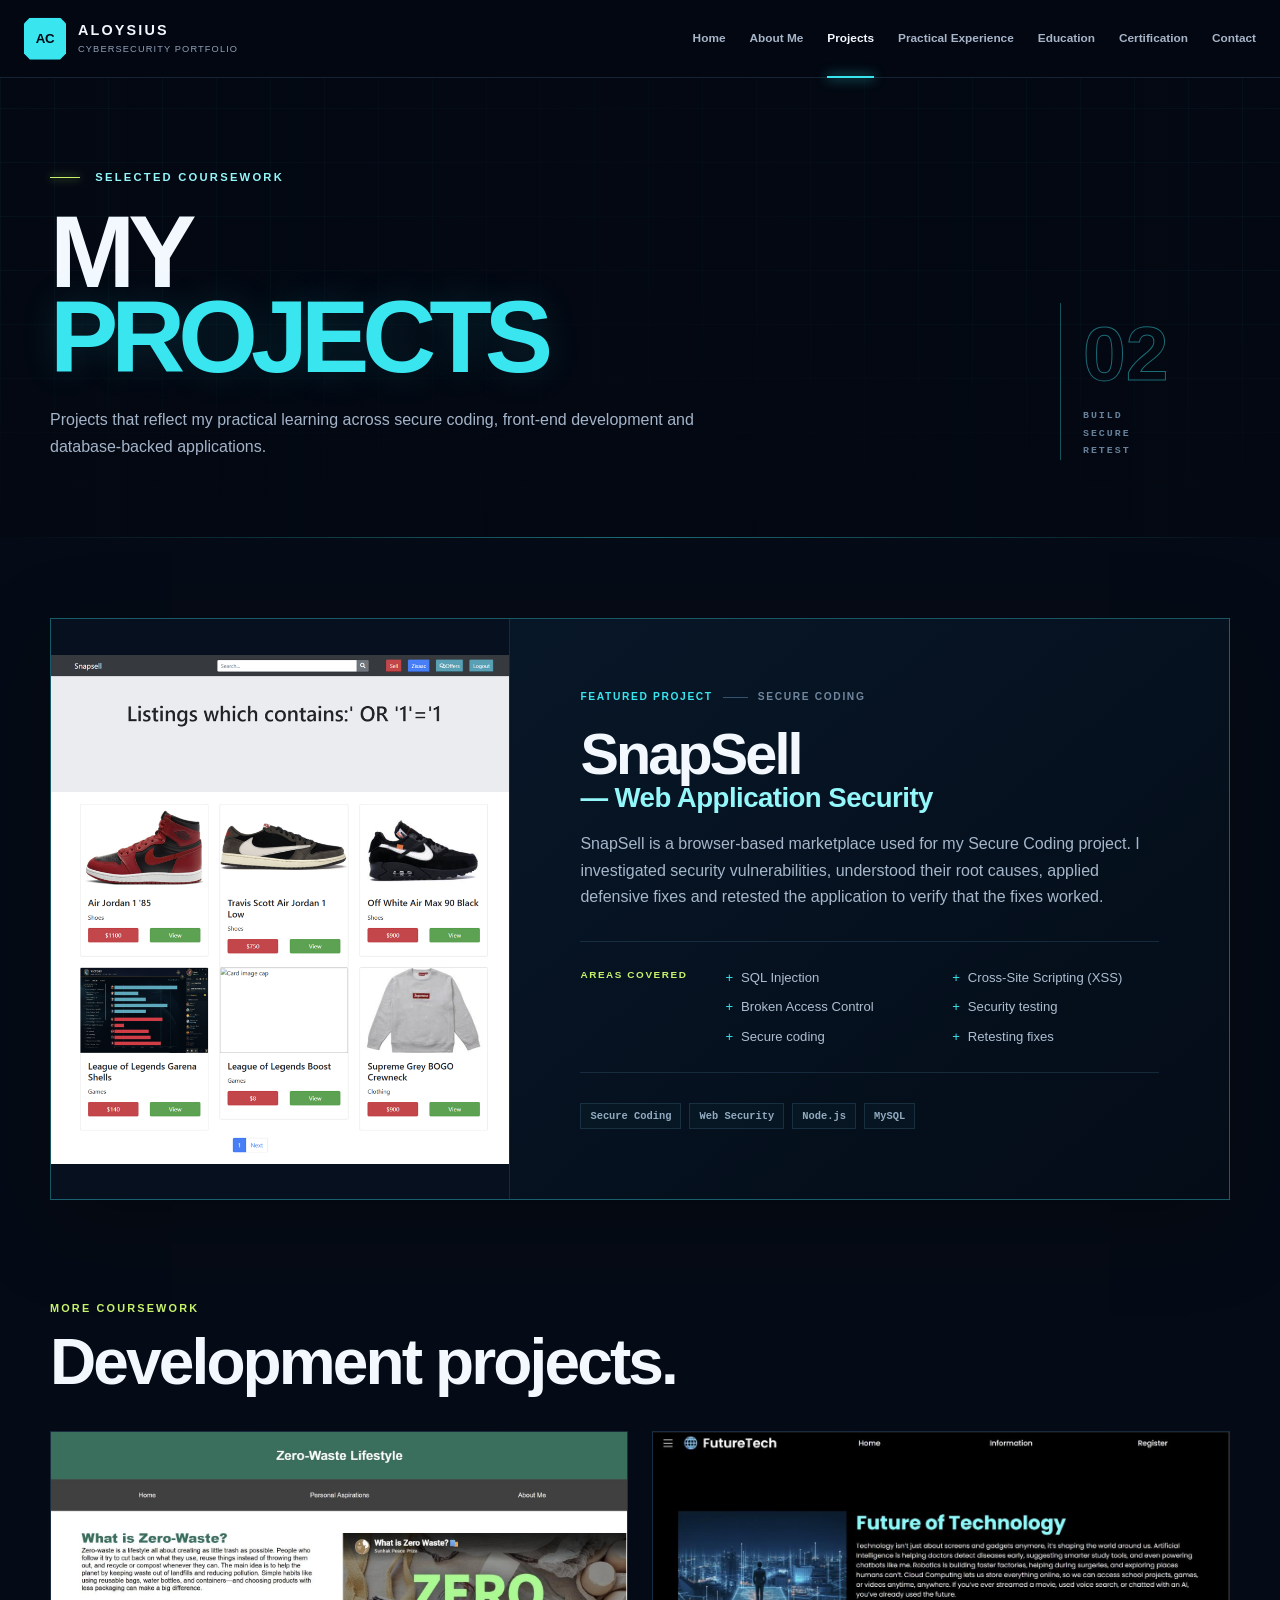
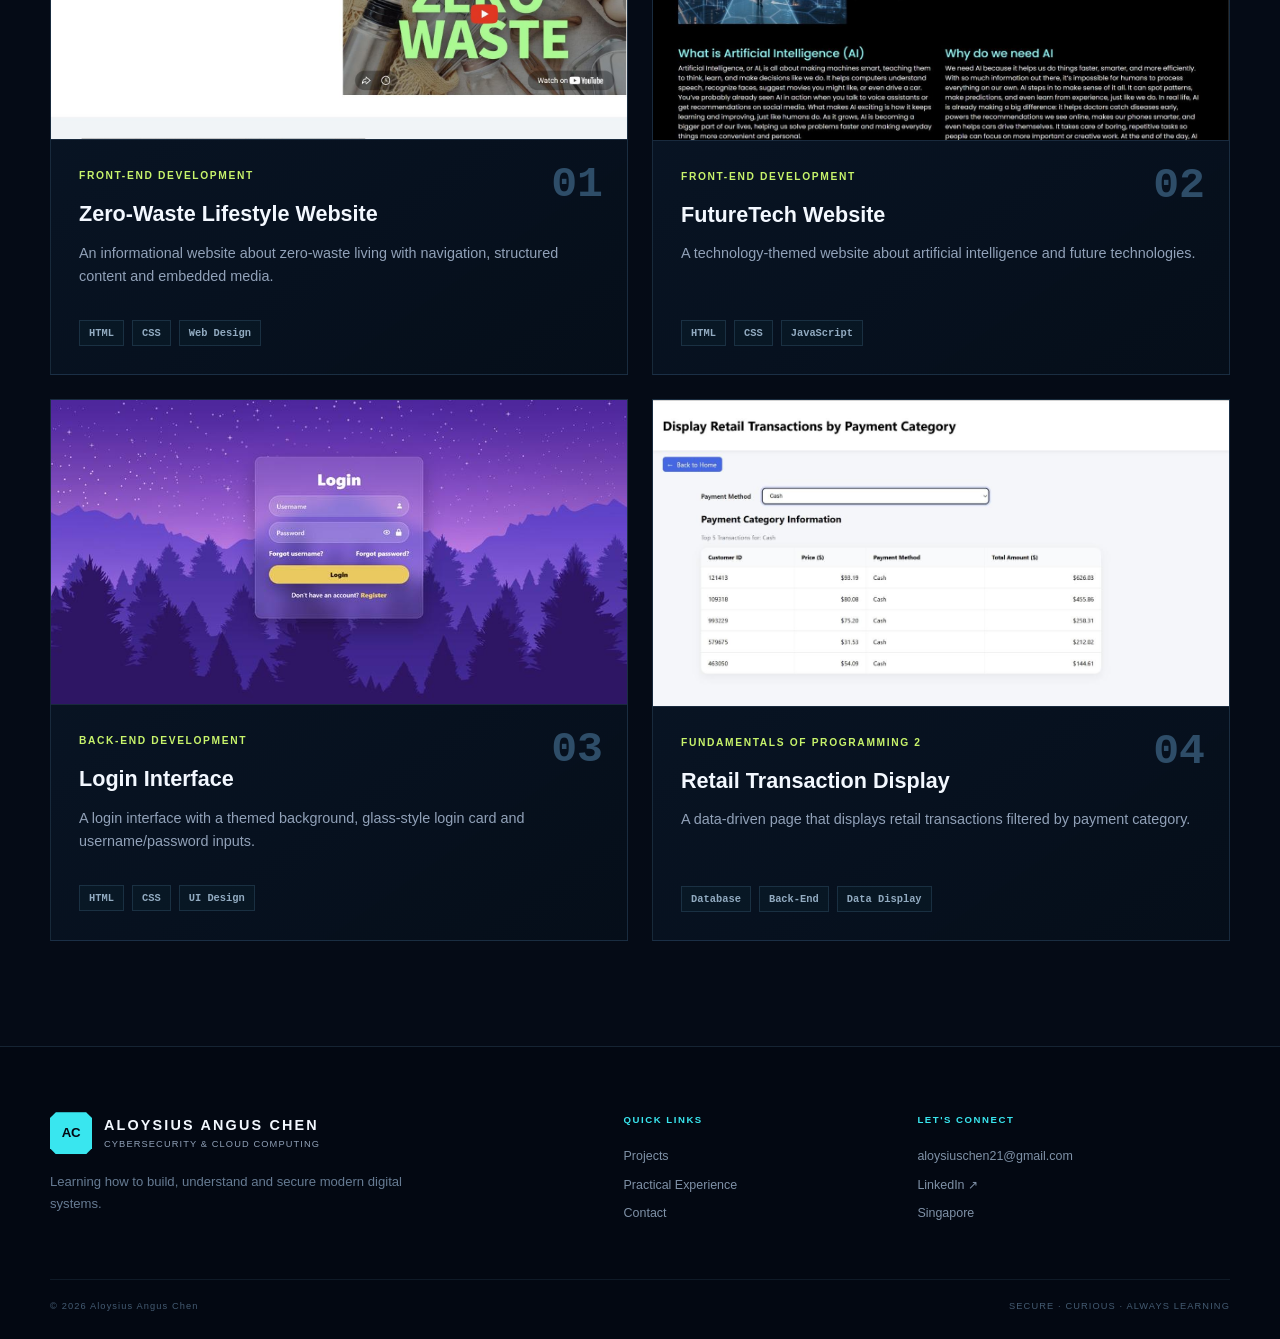
<file: projects.html>
<!doctype html>
<html lang="en">
<head>
  <meta charset="utf-8">
  <meta name="viewport" content="width=device-width, initial-scale=1">
  <meta name="description" content="Coursework projects by Aloysius Angus Chen in secure coding, front-end development and databases.">
  <meta name="theme-color" content="#050b16">
  <title>Projects | Aloysius Angus Chen</title>
  <link rel="stylesheet" href="styles.css">
</head>
<body data-page="projects">
  <a class="skip-link" href="#main-content">Skip to content</a>
  <header class="site-header"><div class="nav-shell"><a class="brand" href="index.html" aria-label="Aloysius Angus Chen, home"><span class="brand-mark">AC</span><span class="brand-copy"><strong>ALOYSIUS</strong><small>CYBERSECURITY PORTFOLIO</small></span></a><button class="menu-toggle" type="button" aria-expanded="false" aria-controls="site-nav"><span></span><span></span><span></span><span class="sr-only">Open navigation</span></button><nav class="site-nav" id="site-nav" aria-label="Primary navigation"><a href="index.html">Home</a><a href="about.html">About Me</a><a class="active" aria-current="page" href="projects.html">Projects</a><a href="experience.html">Practical Experience</a><a href="education.html">Education</a><a href="certifications.html">Certification</a><a href="contact.html">Contact</a></nav></div></header>
  <main id="main-content">
    <section class="page-hero grid-surface"><div class="container page-hero-layout"><div class="reveal"><p class="eyebrow"><span></span> SELECTED COURSEWORK</p><h1>MY <span>PROJECTS</span></h1><p>Projects that reflect my practical learning across secure coding, front-end development and database-backed applications.</p></div><div class="page-marker reveal"><span>02</span><p>BUILD<br>SECURE<br>RETEST</p></div></div></section>
    <section class="section projects-section"><div class="container">
      <article class="featured-project reveal">
        <div class="project-visual project-visual-tall"><a href="assets/snapsell-security.png" aria-label="Open full-size SnapSell project screenshot"><img src="assets/snapsell-security.png" alt="SnapSell marketplace listings demonstrating a secure coding project" width="870" height="965"><span>View full-size <b>&nearr;</b></span></a></div>
        <div class="featured-copy"><div class="project-label"><span>FEATURED PROJECT</span><i></i><b>SECURE CODING</b></div><h2>SnapSell <span>&mdash; Web Application Security</span></h2><p>SnapSell is a browser-based marketplace used for my Secure Coding project. I investigated security vulnerabilities, understood their root causes, applied defensive fixes and retested the application to verify that the fixes worked.</p><div class="coverage"><p>AREAS COVERED</p><ul><li>SQL Injection</li><li>Cross-Site Scripting (XSS)</li><li>Broken Access Control</li><li>Security testing</li><li>Secure coding</li><li>Retesting fixes</li></ul></div><div class="tag-list"><span>Secure Coding</span><span>Web Security</span><span>Node.js</span><span>MySQL</span></div></div>
      </article>
      <div class="project-list-heading reveal"><p class="kicker">MORE COURSEWORK</p><h2>Development projects.</h2></div>
      <div class="project-grid">
        <article class="project-card reveal" id="zero-waste"><div class="project-visual"><a href="assets/zero-waste.png" aria-label="Open full-size Zero-Waste Lifestyle Website screenshot"><img src="assets/zero-waste.png" alt="Zero-Waste Lifestyle informational website" width="1600" height="852"><span>View full-size <b>&nearr;</b></span></a></div><div class="project-card-body"><div class="project-number">01</div><p class="project-category">FRONT-END DEVELOPMENT</p><h3>Zero-Waste Lifestyle Website</h3><p>An informational website about zero-waste living with navigation, structured content and embedded media.</p><div class="tag-list"><span>HTML</span><span>CSS</span><span>Web Design</span></div></div></article>
        <article class="project-card reveal" id="futuretech"><div class="project-visual"><a href="assets/futuretech.png" aria-label="Open full-size FutureTech Website screenshot"><img src="assets/futuretech.png" alt="FutureTech artificial intelligence website" width="1280" height="683"><span>View full-size <b>&nearr;</b></span></a></div><div class="project-card-body"><div class="project-number">02</div><p class="project-category">FRONT-END DEVELOPMENT</p><h3>FutureTech Website</h3><p>A technology-themed website about artificial intelligence and future technologies.</p><div class="tag-list"><span>HTML</span><span>CSS</span><span>JavaScript</span></div></div></article>
        <article class="project-card reveal"><div class="project-visual"><a href="assets/login-ui.png" aria-label="Open full-size Login Interface screenshot"><img src="assets/login-ui.png" alt="Purple glass-style login interface" width="866" height="457"><span>View full-size <b>&nearr;</b></span></a></div><div class="project-card-body"><div class="project-number">03</div><p class="project-category">BACK-END DEVELOPMENT</p><h3>Login Interface</h3><p>A login interface with a themed background, glass-style login card and username/password inputs.</p><div class="tag-list"><span>HTML</span><span>CSS</span><span>UI Design</span></div></div></article>
        <article class="project-card reveal" id="retail-transactions"><div class="project-visual"><a href="assets/retail-transactions.png" aria-label="Open full-size Retail Transaction Display screenshot"><img src="assets/retail-transactions.png" alt="Retail transaction page filtered by payment category" width="1280" height="679"><span>View full-size <b>&nearr;</b></span></a></div><div class="project-card-body"><div class="project-number">04</div><p class="project-category">FUNDAMENTALS OF PROGRAMMING 2</p><h3>Retail Transaction Display</h3><p>A data-driven page that displays retail transactions filtered by payment category.</p><div class="tag-list"><span>Database</span><span>Back-End</span><span>Data Display</span></div></div></article>
      </div>
    </div></section>
  </main>
  <footer class="site-footer"><div class="container footer-layout"><div><a class="brand footer-brand" href="index.html"><span class="brand-mark">AC</span><span class="brand-copy"><strong>ALOYSIUS ANGUS CHEN</strong><small>CYBERSECURITY &amp; CLOUD COMPUTING</small></span></a><p>Learning how to build, understand and secure modern digital systems.</p></div><div class="footer-links"><p>QUICK LINKS</p><a href="projects.html">Projects</a><a href="experience.html">Practical Experience</a><a href="contact.html">Contact</a></div><div class="footer-contact"><p>LET'S CONNECT</p><a href="mailto:aloysiuschen21@gmail.com">aloysiuschen21@gmail.com</a><a href="https://www.linkedin.com/in/aloysius-angus-chen" target="_blank" rel="noopener noreferrer">LinkedIn <span>&nearr;</span></a><span>Singapore</span></div></div><div class="container footer-bottom"><span>&copy; <span data-year></span> Aloysius Angus Chen</span><span>SECURE &middot; CURIOUS &middot; ALWAYS LEARNING</span></div></footer>
  <script src="script.js"></script>
</body>
</html>
</file>
<file: styles.css>
:root {
  --bg: #050b16;
  --bg-deep: #030812;
  --surface: #091526;
  --surface-soft: #0c1a2e;
  --cyan: #39e6ef;
  --cyan-soft: #94f7fa;
  --blue: #327bff;
  --lime: #c7f36b;
  --text: #f3f8ff;
  --muted: #91a1b8;
  --line: rgba(119, 181, 224, .16);
  --line-bright: rgba(57, 230, 239, .34);
  --glass: rgba(9, 21, 38, .74);
  --shadow: 0 25px 80px rgba(0, 0, 0, .3);
  --max: 1180px;
  --header: 78px;
}

* { box-sizing: border-box; }
html { scroll-behavior: smooth; }
body { margin: 0; min-width: 320px; color: var(--text); background: var(--bg); font-family: Inter, "Segoe UI", Arial, sans-serif; line-height: 1.65; -webkit-font-smoothing: antialiased; }
body::before { content: ""; position: fixed; inset: 0; pointer-events: none; z-index: 100; opacity: .18; background: linear-gradient(rgba(255,255,255,.015) 50%, transparent 50%); background-size: 100% 4px; }
body.menu-open { overflow: hidden; }
a { color: inherit; text-decoration: none; }
img { max-width: 100%; }
button { font: inherit; }
.container { width: min(var(--max), calc(100% - 48px)); margin-inline: auto; }
.sr-only { position: absolute !important; width: 1px; height: 1px; padding: 0; margin: -1px; overflow: hidden; clip: rect(0,0,0,0); white-space: nowrap; border: 0; }
.skip-link { position: fixed; top: 8px; left: 8px; z-index: 200; transform: translateY(-150%); padding: 10px 14px; color: #021014; background: var(--cyan); border-radius: 5px; font-weight: 800; }
.skip-link:focus { transform: none; }

.site-header { position: fixed; inset: 0 0 auto; z-index: 90; height: var(--header); background: rgba(3, 8, 18, .82); border-bottom: 1px solid var(--line); backdrop-filter: blur(18px); }
.nav-shell { width: min(1380px, calc(100% - 48px)); height: 100%; margin-inline: auto; display: flex; align-items: center; justify-content: space-between; gap: 34px; }
.brand { display: inline-flex; align-items: center; flex: 0 0 auto; gap: 12px; }
.brand-mark { width: 42px; height: 42px; display: grid; place-items: center; color: var(--bg-deep); background: var(--cyan); font-size: .83rem; font-weight: 900; letter-spacing: -.03em; clip-path: polygon(14% 0, 86% 0, 100% 14%, 100% 86%, 86% 100%, 14% 100%, 0 86%, 0 14%); box-shadow: 0 0 24px rgba(57, 230, 239, .3); }
.brand-copy { display: grid; line-height: 1.1; }
.brand-copy strong { font-size: .9rem; letter-spacing: .15em; }
.brand-copy small { margin-top: 5px; color: var(--muted); font-size: .58rem; letter-spacing: .12em; }
.site-nav { display: flex; align-items: stretch; align-self: stretch; gap: 24px; }
.site-nav a { position: relative; display: flex; align-items: center; color: #a7b5c9; font-size: .74rem; font-weight: 700; white-space: nowrap; transition: color .25s ease; }
.site-nav a::after { content: ""; position: absolute; left: 0; right: 100%; bottom: -1px; height: 2px; background: var(--cyan); box-shadow: 0 0 12px var(--cyan); transition: right .25s ease; }
.site-nav a:hover, .site-nav a:focus-visible, .site-nav a.active { color: var(--text); }
.site-nav a:hover::after, .site-nav a:focus-visible::after, .site-nav a.active::after { right: 0; }
.menu-toggle { display: none; width: 44px; height: 42px; border: 1px solid var(--line-bright); background: rgba(57, 230, 239, .04); cursor: pointer; padding: 11px 10px; }
.menu-toggle > span:not(.sr-only) { display: block; width: 100%; height: 2px; margin: 4px 0; background: var(--cyan); transition: transform .25s ease, opacity .25s ease; }
.menu-toggle.open > span:nth-child(1) { transform: translateY(6px) rotate(45deg); }
.menu-toggle.open > span:nth-child(2) { opacity: 0; }
.menu-toggle.open > span:nth-child(3) { transform: translateY(-6px) rotate(-45deg); }

.grid-surface { position: relative; isolation: isolate; overflow: hidden; background-color: var(--bg-deep); background-image: linear-gradient(rgba(57,230,239,.055) 1px, transparent 1px), linear-gradient(90deg, rgba(57,230,239,.055) 1px, transparent 1px); background-size: 54px 54px; }
.grid-surface::before { content: ""; position: absolute; inset: 0; z-index: -1; background: linear-gradient(90deg, rgba(3,8,18,.35), rgba(3,8,18,.78) 48%, rgba(3,8,18,.35)), linear-gradient(180deg, transparent 50%, var(--bg-deep)); }
.grid-surface::after { content: ""; position: absolute; inset: auto 0 0; height: 1px; background: linear-gradient(90deg, transparent, var(--cyan), transparent); opacity: .45; }
.ambient { position: absolute; z-index: -1; width: 500px; height: 500px; border-radius: 50%; filter: blur(110px); pointer-events: none; }
.ambient-one { top: 10%; right: 4%; background: rgba(24, 101, 255, .19); }
.ambient-two { bottom: 0; left: -10%; background: rgba(57, 230, 239, .1); }

.hero { min-height: 100vh; padding: calc(var(--header) + 80px) 0 84px; display: grid; align-items: center; }
.hero-layout { display: grid; grid-template-columns: minmax(0, 1.12fr) minmax(400px, .88fr); align-items: center; gap: clamp(50px, 8vw, 110px); }
.eyebrow { margin: 0 0 23px; color: var(--cyan-soft); font-size: .7rem; font-weight: 800; letter-spacing: .2em; }
.eyebrow > span { display: inline-block; width: 30px; height: 1px; margin: 0 10px 3px 0; background: var(--lime); box-shadow: 0 0 10px var(--lime); }
.hero h1, .page-hero h1, .contact-copy h1 { margin: 0; font-size: clamp(4rem, 8vw, 7.3rem); line-height: .83; letter-spacing: -.068em; font-weight: 900; }
.hero h1 > span, .page-hero h1 > span, .contact-copy h1 > span { color: var(--cyan); text-shadow: 0 0 36px rgba(57, 230, 239, .15); }
.hero-role { margin: 32px 0 5px; color: var(--text); font-size: clamp(1.1rem, 2.2vw, 1.5rem); font-weight: 750; letter-spacing: .01em; }
.hero-role em { color: var(--lime); font-style: normal; }
.hero-study { margin: 0; color: var(--muted); font-size: .93rem; }
.hero-intro { max-width: 670px; margin: 24px 0 0; color: #a9b7ca; font-size: 1rem; }
.button-row { display: flex; flex-wrap: wrap; gap: 12px; margin-top: 34px; }
.button { min-height: 50px; display: inline-flex; align-items: center; justify-content: center; gap: 18px; padding: 0 21px; border: 1px solid var(--line-bright); font-size: .74rem; font-weight: 850; letter-spacing: .08em; text-transform: uppercase; transition: transform .25s ease, background .25s ease, border-color .25s ease, color .25s ease; }
.button:hover, .button:focus-visible { transform: translateY(-3px); }
.button-primary { color: #031013; background: var(--cyan); border-color: var(--cyan); box-shadow: 0 0 28px rgba(57, 230, 239, .16); }
.button-primary:hover, .button-primary:focus-visible { background: var(--lime); border-color: var(--lime); }
.button-resume { color: var(--cyan-soft); background: rgba(57,230,239,.055); border-color: var(--cyan); box-shadow: inset 0 0 20px rgba(57,230,239,.025); }
.button-resume:hover, .button-resume:focus-visible { color: #031013; background: var(--lime); border-color: var(--lime); }
.button-secondary { color: var(--text); background: rgba(255,255,255,.025); }
.button-secondary:hover, .button-secondary:focus-visible { border-color: var(--cyan); background: rgba(57,230,239,.07); }

.terminal-card { position: relative; border: 1px solid var(--line-bright); background: rgba(4, 13, 25, .86); box-shadow: var(--shadow), 0 0 60px rgba(35, 119, 255, .1), inset 0 1px 0 rgba(255,255,255,.04); backdrop-filter: blur(15px); }
.terminal-card::before, .terminal-card::after { content: ""; position: absolute; width: 38px; height: 38px; border-color: var(--lime); opacity: .7; }
.terminal-card::before { top: -8px; left: -8px; border-top: 1px solid; border-left: 1px solid; }
.terminal-card::after { right: -8px; bottom: -8px; border-right: 1px solid; border-bottom: 1px solid; }
.terminal-top { height: 48px; display: flex; align-items: center; gap: 7px; padding: 0 17px; border-bottom: 1px solid var(--line); }
.terminal-top > span { width: 7px; height: 7px; border-radius: 50%; background: #40516a; }
.terminal-top > span:first-child { background: var(--lime); box-shadow: 0 0 8px rgba(199,243,107,.5); }
.terminal-top p { margin-left: auto; color: #6f829c; font: 600 .64rem Consolas, monospace; letter-spacing: .08em; }
.terminal-body { padding: 27px 26px 25px; font: .82rem/1.95 Consolas, "Courier New", monospace; overflow: hidden; }
.terminal-body p { margin: 0; white-space: nowrap; }
.terminal-body .indent { padding-left: 25px; }
.line-number { display: inline-block; width: 33px; color: #344a63; user-select: none; }
.code-key { color: var(--cyan); }
.code-symbol, .code-bracket { color: #7386a0; }
.code-value { color: #d4e9ab; }
.status-value { color: var(--lime); }
.status-value i { display: inline-block; width: 6px; height: 6px; margin-right: 8px; border-radius: 50%; background: var(--lime); box-shadow: 0 0 10px var(--lime); }
.terminal-footer { display: flex; justify-content: space-between; padding: 11px 17px; color: #54718d; border-top: 1px solid var(--line); background: rgba(12,33,53,.35); font: 700 .58rem Consolas, monospace; letter-spacing: .16em; }
.scroll-cue { position: absolute; bottom: 28px; left: 50%; transform: translateX(-50%); display: grid; justify-items: center; gap: 8px; color: #668099; font-size: .55rem; letter-spacing: .25em; }
.scroll-cue span { display: block; width: 1px; height: 32px; background: linear-gradient(var(--cyan), transparent); }

.section { padding: 105px 0; position: relative; }
.section-contrast { background: var(--bg-deep); border-block: 1px solid var(--line); }
.kicker { margin: 0 0 12px; color: var(--lime); font-size: .68rem; font-weight: 850; letter-spacing: .2em; }
.section-heading { display: grid; grid-template-columns: minmax(0, 1.3fr) minmax(260px, .7fr); align-items: end; gap: 80px; margin-bottom: 52px; }
.section-heading h2, .about-statement h2, .direction-card h2, .experience-aside h2, .project-list-heading h2, .skills-intro h2, .certificate-heading h2, .compact-cta h2 { margin: 0; font-size: clamp(2.15rem, 5vw, 4rem); line-height: 1.03; letter-spacing: -.045em; }
.section-heading > p, .skills-intro > p, .experience-aside > p { margin: 0; color: var(--muted); }
.link-card-grid { display: grid; grid-template-columns: repeat(4, 1fr); gap: 16px; }
.link-card { position: relative; min-height: 315px; overflow: hidden; display: flex; flex-direction: column; padding: 26px; background: linear-gradient(145deg, rgba(14,33,55,.82), rgba(6,15,28,.85)); border: 1px solid var(--line); box-shadow: inset 0 1px rgba(255,255,255,.025); transition: transform .3s ease, border-color .3s ease, box-shadow .3s ease; }
.link-card::before { content: ""; position: absolute; left: 0; bottom: 0; width: 0; height: 2px; background: var(--cyan); box-shadow: 0 0 15px var(--cyan); transition: width .35s ease; }
.link-card:hover, .link-card:focus-visible { transform: translateY(-7px); border-color: var(--line-bright); box-shadow: var(--shadow); }
.link-card:hover::before, .link-card:focus-visible::before { width: 100%; }
.card-index { align-self: flex-end; color: #3a5772; font: 700 .68rem Consolas, monospace; }
.card-icon { width: 48px; height: 48px; display: grid; place-items: center; margin: 26px 0 25px; color: var(--cyan); border: 1px solid var(--line-bright); background: rgba(57,230,239,.04); font: 800 .72rem Consolas, monospace; }
.link-card h3 { margin: 0; font-size: 1.22rem; letter-spacing: -.02em; }
.link-card p { margin: 10px 0 24px; color: var(--muted); font-size: .87rem; }
.link-card b { margin-top: auto; color: var(--cyan-soft); font-size: .68rem; letter-spacing: .08em; text-transform: uppercase; }
.link-card b span { margin-left: 6px; transition: margin .25s ease; }
.link-card:hover b span { margin-left: 12px; }

.page-hero { min-height: 470px; padding: calc(var(--header) + 90px) 0 78px; display: grid; align-items: center; }
.page-hero-layout { display: grid; grid-template-columns: minmax(0, 1fr) auto; align-items: end; gap: 70px; }
.page-hero h1 { font-size: clamp(3.8rem, 8vw, 7rem); }
.page-hero h1 span { display: block; }
.page-hero-layout > div:first-child > p:last-child { max-width: 680px; margin: 28px 0 0; color: #a4b4c9; font-size: 1rem; }
.page-marker { min-width: 170px; padding: 20px 0 0 22px; border-left: 1px solid var(--line-bright); }
.page-marker > span { display: block; color: transparent; -webkit-text-stroke: 1px rgba(57,230,239,.45); font-size: 4.8rem; font-weight: 900; line-height: .8; }
.page-marker p { margin: 22px 0 0; color: #668099; font: 700 .62rem/1.8 Consolas, monospace; letter-spacing: .2em; }

.about-layout { display: grid; grid-template-columns: .8fr 1.2fr; gap: clamp(50px, 9vw, 130px); }
.about-statement h2 { max-width: 480px; }
.about-copy { padding-left: 30px; border-left: 1px solid var(--line); }
.about-copy p { color: var(--muted); }
.about-copy .large-copy { margin-top: 0; color: #dfeafa; font-size: 1.2rem; }
.about-copy strong { color: var(--cyan-soft); }
.focus-card-grid { display: grid; grid-template-columns: repeat(3, 1fr); gap: 18px; }
.focus-card { min-height: 350px; display: flex; flex-direction: column; padding: 30px; border: 1px solid var(--line); background: linear-gradient(150deg, rgba(12,30,50,.78), rgba(5,13,25,.85)); transition: transform .3s ease, border-color .3s ease; }
.focus-card:hover { transform: translateY(-5px); border-color: var(--line-bright); }
.focus-top { display: flex; align-items: center; justify-content: space-between; color: var(--cyan); font: 700 .7rem Consolas, monospace; }
.focus-top i { width: 7px; height: 7px; border: 1px solid var(--lime); transform: rotate(45deg); }
.focus-card h3 { margin: 78px 0 14px; font-size: 1.35rem; }
.focus-card > p { margin: 0 0 28px; color: var(--muted); font-size: .9rem; }
.mini-tags { display: flex; flex-wrap: wrap; gap: 7px; margin-top: auto; }
.mini-tags span { padding: 5px 8px; color: #7e94ab; border: 1px solid var(--line); font-size: .62rem; }
.direction-section { padding-top: 75px; }
.direction-card { display: grid; grid-template-columns: 1fr 1fr auto; align-items: center; gap: 55px; padding: 48px; border: 1px solid var(--line-bright); background: radial-gradient(circle at 80% 0, rgba(50,123,255,.15), transparent 35%), var(--surface); }
.direction-card > p { color: var(--muted); }

.projects-section { padding-top: 80px; }
.featured-project { display: grid; grid-template-columns: minmax(340px, .78fr) minmax(0, 1.22fr); align-items: center; border: 1px solid var(--line-bright); background: linear-gradient(140deg, rgba(10,28,48,.9), rgba(4,12,23,.9)); box-shadow: var(--shadow); }
.project-visual { position: relative; overflow: hidden; background: #07101e; border-bottom: 1px solid var(--line); }
.project-visual a { position: relative; display: block; }
.project-visual img { width: 100%; height: auto; display: block; object-fit: contain; transition: filter .3s ease, transform .45s ease; }
.project-visual a > span { position: absolute; right: 14px; bottom: 14px; display: inline-flex; align-items: center; gap: 9px; padding: 8px 11px; color: #041014; background: rgba(57,230,239,.94); font-size: .63rem; font-weight: 850; letter-spacing: .07em; text-transform: uppercase; opacity: 0; transform: translateY(6px); transition: opacity .25s ease, transform .25s ease; }
.project-visual a:hover img, .project-visual a:focus-visible img { filter: brightness(.8); transform: scale(1.008); }
.project-visual a:hover > span, .project-visual a:focus-visible > span { opacity: 1; transform: none; }
.project-visual-tall { align-self: stretch; border: 0; border-right: 1px solid var(--line); }
.project-visual-tall a { height: 100%; display: grid; place-items: center; }
.project-visual-tall img { max-height: 760px; width: 100%; height: 100%; object-fit: contain; }
.featured-copy { padding: clamp(35px, 6vw, 70px); }
.project-label { display: flex; align-items: center; gap: 10px; color: var(--cyan); font-size: .64rem; font-weight: 850; letter-spacing: .16em; }
.project-label i { width: 25px; height: 1px; background: #355270; }
.project-label b { color: #71879f; }
.featured-copy h2 { margin: 20px 0; font-size: clamp(2.2rem, 4.5vw, 4.1rem); line-height: 1; letter-spacing: -.05em; }
.featured-copy h2 span { display: block; color: var(--cyan-soft); font-size: .48em; letter-spacing: -.02em; }
.featured-copy > p { color: #a6b7cb; }
.coverage { display: grid; grid-template-columns: 120px 1fr; gap: 25px; margin: 30px 0; padding: 25px 0; border-block: 1px solid var(--line); }
.coverage > p { margin: 0; color: var(--lime); font-size: .62rem; font-weight: 850; letter-spacing: .16em; }
.coverage ul { display: grid; grid-template-columns: 1fr 1fr; gap: 8px 20px; margin: 0; padding: 0; list-style: none; color: #aebed0; font-size: .82rem; }
.coverage li::before { content: "+"; margin-right: 8px; color: var(--cyan); }
.tag-list { display: flex; flex-wrap: wrap; gap: 8px; }
.tag-list span { padding: 6px 9px; color: #92abc1; border: 1px solid var(--line); background: rgba(57,230,239,.025); font: 650 .65rem Consolas, monospace; }
.project-list-heading { margin: 100px 0 35px; }
.project-grid { display: grid; grid-template-columns: 1fr 1fr; gap: 24px; }
.project-card { overflow: hidden; border: 1px solid var(--line); background: linear-gradient(145deg, rgba(11,26,45,.78), rgba(5,14,26,.86)); transition: transform .3s ease, border-color .3s ease; }
.project-card[id] { scroll-margin-top: calc(var(--header) + 24px); }
.project-card:hover { transform: translateY(-5px); border-color: var(--line-bright); }
.project-card-body { position: relative; padding: 28px; }
.project-number { position: absolute; top: 20px; right: 24px; color: #2e4d68; font: 700 2.7rem Consolas, monospace; }
.project-category { margin: 0 0 11px; color: var(--lime); font-size: .64rem; font-weight: 800; letter-spacing: .16em; }
.project-card h3 { position: relative; max-width: 80%; margin: 0 0 10px; font-size: 1.35rem; }
.project-card-body > p:not(.project-category) { min-height: 54px; margin: 0 0 24px; color: var(--muted); font-size: .9rem; }

.experience-layout { display: grid; grid-template-columns: .8fr 1.2fr; align-items: start; gap: clamp(60px, 10vw, 145px); }
.experience-aside { position: sticky; top: calc(var(--header) + 45px); }
.experience-aside > p { margin-top: 25px; }
.timeline { position: relative; }
.timeline::before { content: ""; position: absolute; top: 10px; bottom: 25px; left: 88px; width: 1px; background: linear-gradient(var(--cyan), rgba(57,230,239,.08)); }
.timeline-entry { display: grid; grid-template-columns: 65px 47px 1fr; align-items: start; padding-bottom: 40px; }
.timeline-year { padding-top: 17px; color: var(--lime); font: 700 .74rem Consolas, monospace; }
.timeline-dot { position: relative; z-index: 1; width: 11px; height: 11px; margin: 20px auto 0; border: 2px solid var(--cyan); border-radius: 50%; background: var(--bg); box-shadow: 0 0 15px rgba(57,230,239,.5); }
.timeline-content { padding: 27px 29px; border: 1px solid var(--line); background: linear-gradient(145deg, rgba(12,29,49,.72), rgba(6,15,27,.78)); }
.timeline-content > p:first-child { margin: 0; color: var(--cyan); font-size: .62rem; font-weight: 800; letter-spacing: .17em; }
.timeline-content h3 { margin: 9px 0 10px; font-size: 1.45rem; }
.timeline-content h3 + p { margin: 0 0 19px; color: var(--muted); }
.timeline-content > span { color: #607990; font-size: .66rem; text-transform: uppercase; letter-spacing: .14em; }
.timeline-project-link { display: inline-flex; align-items: center; gap: 8px; margin: 0 0 20px; color: var(--cyan-soft); font-size: .68rem; font-weight: 800; letter-spacing: .08em; text-transform: uppercase; }
.timeline-project-link span { transition: transform .2s ease; }
.timeline-project-link:hover span, .timeline-project-link:focus-visible span { transform: translateX(4px); }
.timeline-projects { display: grid; grid-template-columns: 1fr 1fr; gap: 10px; margin: 24px 0 20px; }
.timeline-projects a { overflow: hidden; display: block; color: var(--cyan-soft); border: 1px solid var(--line); background: rgba(2,9,18,.7); transition: border-color .25s ease, transform .25s ease; }
.timeline-projects a:hover, .timeline-projects a:focus-visible { border-color: var(--line-bright); transform: translateY(-3px); }
.timeline-projects img { width: 100%; height: auto; display: block; object-fit: contain; border-bottom: 1px solid var(--line); }
.timeline-projects a > span { display: flex; align-items: center; justify-content: space-between; gap: 8px; padding: 9px 11px; font-size: .62rem; font-weight: 750; }
.timeline-projects b { color: var(--lime); }
.compact-cta { display: flex; align-items: center; justify-content: space-between; gap: 50px; }

.education-list { display: grid; gap: 24px; }
.education-card { position: relative; overflow: hidden; display: grid; grid-template-columns: 160px 1fr; gap: 55px; padding: 50px; border: 1px solid var(--line); background: linear-gradient(135deg, rgba(12,29,49,.78), rgba(5,14,26,.85)); }
.education-card.current { border-color: var(--line-bright); }
.education-card.current::before { content: ""; position: absolute; top: 0; left: 0; bottom: 0; width: 3px; background: var(--cyan); box-shadow: 0 0 18px var(--cyan); }
.education-year { display: flex; flex-direction: column; align-items: center; color: #9bb1c7; font: 700 .76rem Consolas, monospace; }
.education-year i { width: 1px; height: 70px; margin: 13px 0; background: linear-gradient(var(--cyan), #24425e); }
.education-status { display: inline-flex; align-items: center; gap: 8px; margin-bottom: 20px; color: var(--lime); font-size: .62rem; font-weight: 850; letter-spacing: .16em; }
.education-status i { width: 7px; height: 7px; border-radius: 50%; background: var(--lime); box-shadow: 0 0 10px var(--lime); }
.education-main h2 { margin: 0; font-size: clamp(2rem, 4.5vw, 3.4rem); letter-spacing: -.04em; line-height: 1.05; }
.education-specialisation { color: var(--muted); }
.education-specialisation strong { color: var(--cyan-soft); }
.education-meta { display: flex; flex-wrap: wrap; gap: 50px; margin-top: 33px; padding-top: 25px; border-top: 1px solid var(--line); }
.education-meta span { display: grid; color: #c5d1df; font-size: .86rem; }
.education-meta small { margin-bottom: 5px; color: #60758d; font-size: .58rem; font-weight: 800; letter-spacing: .14em; }
.education-number { position: absolute; right: 25px; bottom: 4px; color: rgba(57,230,239,.05); font-size: 7rem; font-weight: 900; line-height: 1; }

.certificate-heading { margin-bottom: 32px; }
.certificate-card { position: relative; overflow: hidden; min-height: 260px; display: grid; grid-template-columns: 180px 1fr; align-items: center; gap: 50px; padding: 50px; border: 1px solid var(--line-bright); background: radial-gradient(circle at 78% 20%, rgba(50,123,255,.16), transparent 28%), linear-gradient(135deg, rgba(13,34,56,.9), rgba(5,14,26,.9)); box-shadow: var(--shadow); }
.certificate-badge { position: relative; width: 140px; height: 140px; display: grid; place-items: center; border: 1px solid var(--cyan); transform: rotate(45deg); }
.certificate-badge::before { content: ""; position: absolute; inset: 10px; border: 1px solid rgba(57,230,239,.25); }
.certificate-badge span { color: var(--cyan); font-size: .68rem; font-weight: 900; letter-spacing: .12em; transform: rotate(-45deg); }
.certificate-badge i { position: absolute; width: 7px; height: 7px; border-radius: 50%; background: var(--lime); box-shadow: 0 0 12px var(--lime); }
.certificate-copy > p { margin: 0; color: var(--lime); font-size: .65rem; font-weight: 850; letter-spacing: .18em; }
.certificate-copy h2 { margin: 13px 0 10px; font-size: clamp(2rem, 4.5vw, 3.5rem); line-height: 1.04; letter-spacing: -.04em; }
.certificate-copy > span { color: var(--muted); }
.certificate-code { position: absolute; right: 25px; bottom: 5px; color: rgba(57,230,239,.06); font-size: 8rem; font-weight: 900; line-height: 1; }
.skills-layout { display: grid; grid-template-columns: .72fr 1.28fr; gap: clamp(60px, 9vw, 125px); }
.skills-intro > p { margin-top: 22px; }
.skill-groups { display: grid; }
.skill-group { display: grid; grid-template-columns: 160px 1fr; gap: 25px; padding: 28px 0; border-top: 1px solid var(--line); }
.skill-group:last-child { border-bottom: 1px solid var(--line); }
.skill-group > div:first-child { display: flex; align-items: baseline; gap: 14px; }
.skill-group > div:first-child span { color: var(--cyan); font: 700 .64rem Consolas, monospace; }
.skill-group h3 { margin: 0; font-size: 1rem; }
.tag-list-large span { padding: 8px 11px; }

.contact-hero { min-height: calc(100vh - 260px); padding: calc(var(--header) + 95px) 0 100px; display: grid; align-items: center; }
.contact-layout { display: grid; grid-template-columns: 1fr .86fr; align-items: center; gap: clamp(60px, 10vw, 140px); }
.contact-copy h1 { font-size: clamp(4rem, 8vw, 7.5rem); }
.contact-copy h1 span { display: block; }
.contact-copy > p:not(.eyebrow) { max-width: 620px; margin: 32px 0; color: #a7b6c9; font-size: 1.06rem; }
.availability { display: flex; align-items: center; gap: 10px; color: var(--lime); font-size: .64rem; font-weight: 800; letter-spacing: .15em; }
.availability i { width: 8px; height: 8px; border-radius: 50%; background: var(--lime); box-shadow: 0 0 12px var(--lime); }
.contact-panel { border: 1px solid var(--line-bright); background: rgba(7,18,32,.82); box-shadow: var(--shadow); backdrop-filter: blur(14px); }
.contact-panel-top { display: flex; justify-content: space-between; align-items: center; padding: 17px 20px; border-bottom: 1px solid var(--line); color: #66839e; font: 700 .63rem Consolas, monospace; letter-spacing: .13em; }
.contact-panel-top i { width: 7px; height: 7px; border-radius: 50%; background: var(--cyan); box-shadow: 0 0 10px var(--cyan); }
.contact-panel > a, .contact-panel > div:not(.contact-panel-top) { display: grid; grid-template-columns: 1fr auto; gap: 7px 20px; padding: 26px; border-bottom: 1px solid var(--line); transition: background .25s ease; }
.contact-panel > a:hover, .contact-panel > a:focus-visible { background: rgba(57,230,239,.055); }
.contact-panel small { grid-column: 1; color: var(--lime); font-size: .58rem; font-weight: 850; letter-spacing: .16em; }
.contact-panel strong { grid-column: 1; overflow-wrap: anywhere; font-size: .9rem; }
.contact-panel a > span, .contact-panel > div:not(.contact-panel-top) > span { grid-column: 2; grid-row: 1 / 3; align-self: center; color: var(--cyan); }

.site-footer { padding: 65px 0 25px; background: #030812; border-top: 1px solid var(--line); }
.footer-layout { display: grid; grid-template-columns: 1.5fr .65fr .95fr; gap: 80px; }
.footer-brand { margin-bottom: 17px; }
.footer-layout > div:first-child > p { max-width: 390px; margin: 0; color: #667b93; font-size: .82rem; }
.footer-links, .footer-contact { display: flex; flex-direction: column; align-items: flex-start; gap: 8px; font-size: .78rem; }
.footer-links > p, .footer-contact > p { margin: 0 0 10px; color: var(--cyan); font-size: .6rem; font-weight: 850; letter-spacing: .16em; }
.footer-links a, .footer-contact a, .footer-contact > span { color: #7f91a7; transition: color .2s ease; overflow-wrap: anywhere; }
.footer-links a:hover, .footer-contact a:hover { color: var(--text); }
.footer-bottom { display: flex; justify-content: space-between; margin-top: 55px; padding-top: 19px; color: #445b72; border-top: 1px solid rgba(119,181,224,.1); font-size: .58rem; letter-spacing: .12em; }

.reveal { opacity: 0; transform: translateY(20px); transition: opacity .65s ease, transform .65s ease; }
.reveal.visible { opacity: 1; transform: none; }

@media (max-width: 1120px) {
  .nav-shell { width: min(var(--max), calc(100% - 38px)); }
  .site-nav { gap: 16px; }
  .site-nav a { font-size: .68rem; }
  .brand-copy { display: none; }
  .hero-layout { grid-template-columns: 1fr 420px; gap: 45px; }
  .link-card-grid { grid-template-columns: 1fr 1fr; }
}

@media (max-width: 1040px) {
  .brand-copy { display: grid; }
  .menu-toggle { display: block; }
  .site-nav { position: fixed; inset: var(--header) 0 auto; max-height: 0; overflow: hidden; display: grid; align-content: start; gap: 0; padding: 0 24px; background: rgba(3,8,18,.98); border-bottom: 1px solid transparent; opacity: 0; transition: max-height .35s ease, opacity .25s ease, padding .35s ease, border-color .35s ease; }
  .site-nav.open { max-height: calc(100vh - var(--header)); overflow-y: auto; padding-block: 14px 24px; border-color: var(--line); opacity: 1; }
  .site-nav a { min-height: 48px; border-bottom: 1px solid rgba(119,181,224,.08); font-size: .78rem; }
  .site-nav a::after { right: auto; width: 0; }
  .site-nav a.active::after, .site-nav a:hover::after { width: 30px; }
  .hero { min-height: auto; }
  .hero-layout { grid-template-columns: 1fr; }
  .terminal-card { width: min(620px, 100%); }
  .scroll-cue { display: none; }
  .focus-card-grid { grid-template-columns: 1fr 1fr; }
  .focus-card:last-child { grid-column: 1 / -1; }
  .direction-card { grid-template-columns: 1fr 1fr; }
  .direction-card .button { grid-column: 1 / -1; justify-self: start; }
  .featured-project { grid-template-columns: 1fr; }
  .project-visual-tall { border-right: 0; border-bottom: 1px solid var(--line); }
  .project-visual-tall img { max-height: 700px; width: auto; max-width: 100%; }
  .experience-layout { grid-template-columns: 1fr; gap: 55px; }
  .experience-aside { position: static; }
  .skills-layout { grid-template-columns: 1fr; gap: 45px; }
  .contact-layout { grid-template-columns: 1fr; }
  .contact-panel { width: min(680px, 100%); }
}

@media (max-width: 760px) {
  :root { --header: 70px; }
  .container { width: min(100% - 32px, var(--max)); }
  .nav-shell { width: calc(100% - 30px); }
  .brand-mark { width: 38px; height: 38px; }
  .brand-copy strong { font-size: .75rem; }
  .brand-copy small { font-size: .5rem; }
  .section { padding: 78px 0; }
  .hero { padding-top: calc(var(--header) + 62px); }
  .hero h1, .contact-copy h1 { font-size: clamp(3.2rem, 17vw, 5rem); }
  .hero-role { margin-top: 27px; }
  .terminal-body { padding-inline: 15px; font-size: clamp(.62rem, 2.75vw, .8rem); }
  .line-number { width: 27px; }
  .terminal-body .indent { padding-left: 13px; }
  .section-heading { grid-template-columns: 1fr; gap: 18px; margin-bottom: 38px; }
  .link-card-grid { grid-template-columns: 1fr; }
  .link-card { min-height: 280px; }
  .page-hero { min-height: 410px; padding-top: calc(var(--header) + 70px); }
  .page-hero-layout { grid-template-columns: 1fr; gap: 35px; }
  .page-hero h1 { font-size: clamp(3.2rem, 15vw, 5rem); }
  .page-marker { display: none; }
  .about-layout { grid-template-columns: 1fr; gap: 45px; }
  .about-copy { padding-left: 0; border-left: 0; }
  .focus-card-grid { grid-template-columns: 1fr; }
  .focus-card:last-child { grid-column: auto; }
  .focus-card { min-height: 300px; }
  .direction-card { grid-template-columns: 1fr; gap: 25px; padding: 30px; }
  .direction-card .button { grid-column: auto; }
  .featured-copy { padding: 30px 22px; }
  .coverage { grid-template-columns: 1fr; gap: 12px; }
  .coverage ul { grid-template-columns: 1fr; }
  .project-grid { grid-template-columns: 1fr; }
  .project-card-body > p:not(.project-category) { min-height: 0; }
  .project-visual a > span { opacity: 1; transform: none; }
  .compact-cta { align-items: flex-start; flex-direction: column; }
  .education-card { grid-template-columns: 1fr; gap: 30px; padding: 32px 24px; }
  .education-year { flex-direction: row; justify-content: flex-start; }
  .education-year i { width: 45px; height: 1px; margin: 0 12px; }
  .education-meta { gap: 24px; }
  .certificate-card { grid-template-columns: 1fr; gap: 45px; padding: 45px 28px; }
  .certificate-badge { margin-left: 20px; width: 110px; height: 110px; }
  .skill-group { grid-template-columns: 1fr; }
  .contact-hero { min-height: auto; padding-top: calc(var(--header) + 75px); }
  .footer-layout { grid-template-columns: 1fr; gap: 35px; }
  .footer-bottom { align-items: flex-start; flex-direction: column; gap: 8px; }
}

@media (max-width: 430px) {
  .brand-copy small { display: none; }
  .hero h1, .page-hero h1, .contact-copy h1 { font-size: clamp(2.85rem, 15vw, 4rem); }
  .button-row .button { width: 100%; }
  .terminal-body { overflow-x: auto; }
  .project-card h3 { max-width: 100%; padding-right: 48px; }
  .timeline::before { left: 0; }
  .timeline-entry { grid-template-columns: 20px 1fr; }
  .timeline-year { grid-column: 2; padding: 0 0 8px; }
  .timeline-dot { grid-column: 1; grid-row: 1 / 3; margin: 6px 0 0 -5px; }
  .timeline-content { grid-column: 2; padding: 23px 20px; }
  .timeline-projects { grid-template-columns: 1fr; }
  .contact-panel > a, .contact-panel > div:not(.contact-panel-top) { padding: 21px 18px; }
  .contact-panel strong { font-size: .78rem; }
}

@media (prefers-reduced-motion: reduce) {
  html { scroll-behavior: auto; }
  *, *::before, *::after { animation-duration: .01ms !important; animation-iteration-count: 1 !important; transition-duration: .01ms !important; }
  .reveal { opacity: 1; transform: none; }
}
</file>
